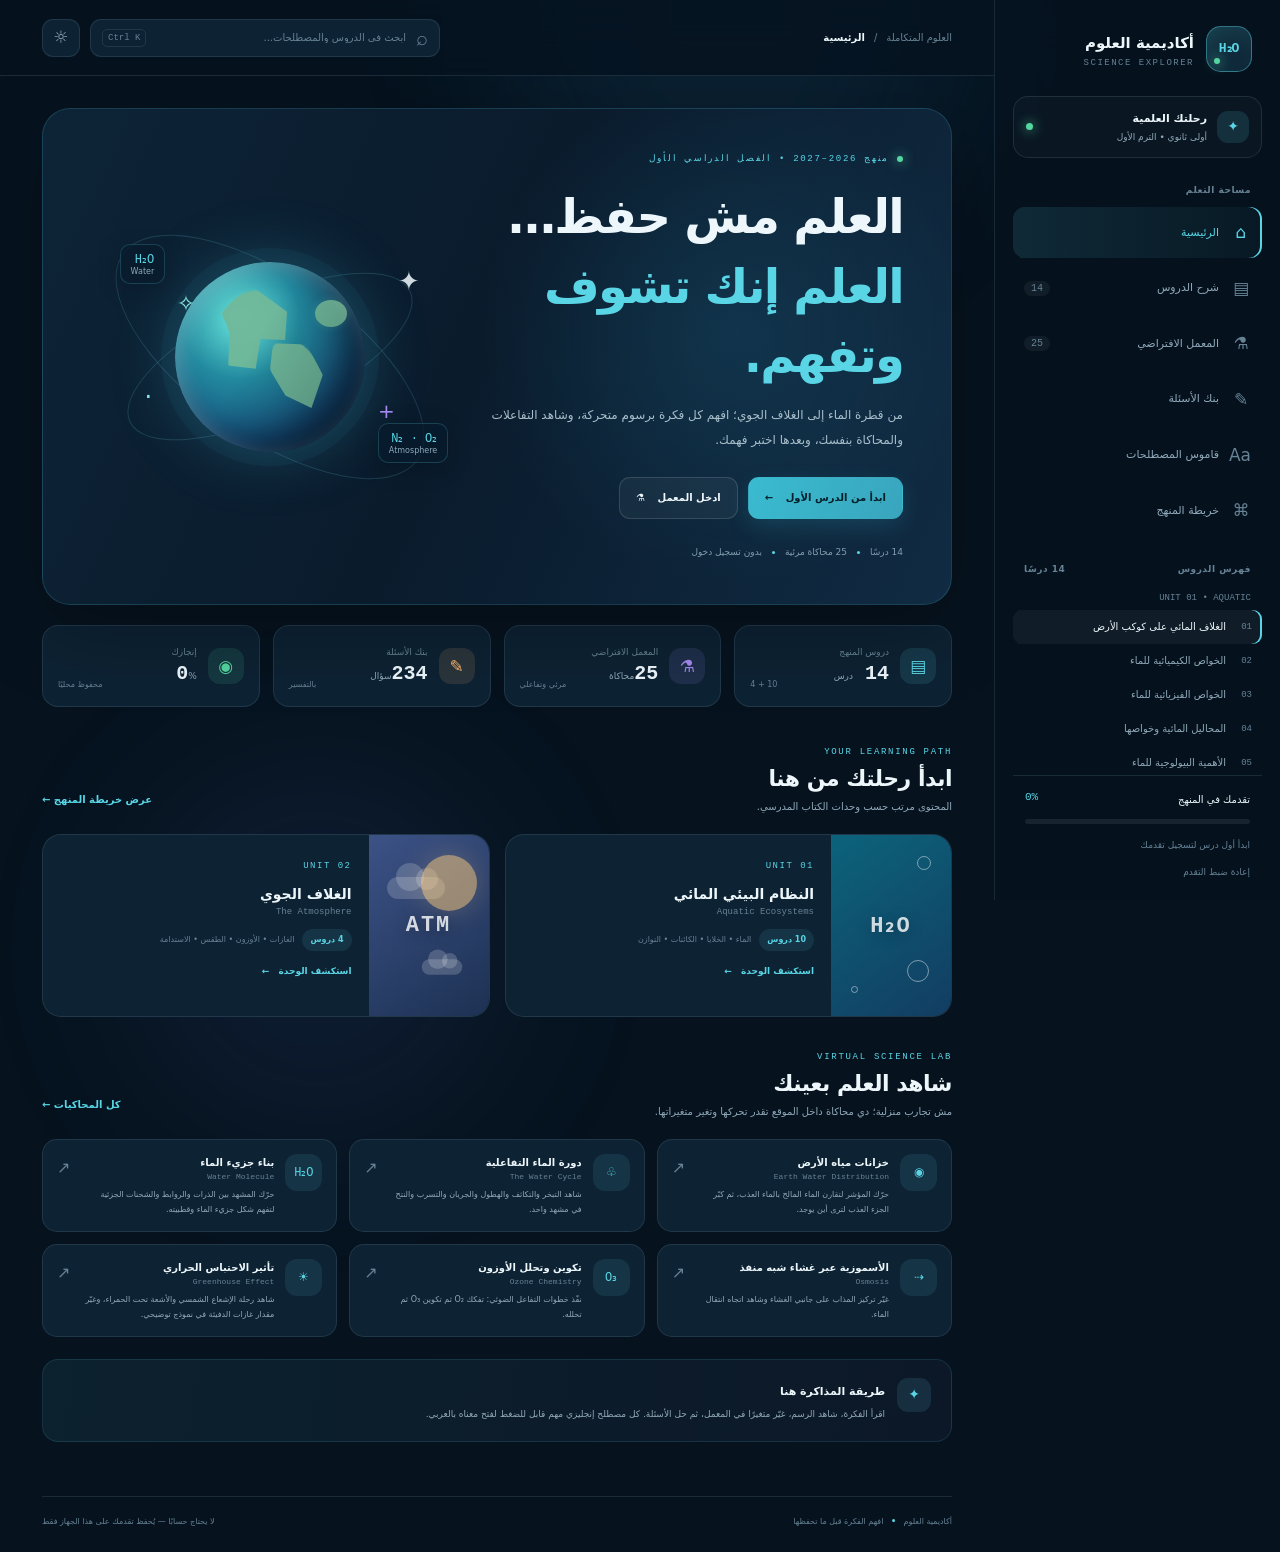
<file: index.html>
<!doctype html>
<html lang="ar" dir="rtl">
<head>
  <meta charset="utf-8">
  <meta name="viewport" content="width=device-width, initial-scale=1">
  <meta name="theme-color" content="#071b2a">
  <meta name="description" content="منصة مختبر العلوم التفاعلية لشرح منهج العلوم المتكاملة للصف الأول الثانوي — الترم الأول 2026–2027.">
  <title>أكاديمية العلوم | مختبر العلوم المتكاملة</title>
  <link rel="icon" href="data:image/svg+xml,%3Csvg xmlns='http://www.w3.org/2000/svg' viewBox='0 0 100 100'%3E%3Ctext y='.9em' font-size='85'%3E%F0%9F%A7%AA%3C/text%3E%3C/svg%3E">
  <link rel="stylesheet" href="style.css">
</head>
<body>
  <div class="ambient ambient-one"></div>
  <div class="ambient ambient-two"></div>
  <div class="app-shell">
    <aside class="sidebar" id="sidebar">
      <div class="brand-lockup">
        <div class="brand-symbol"><span>H₂O</span><i></i></div>
        <div class="brand-name"><strong>أكاديمية العلوم</strong><small>SCIENCE EXPLORER</small></div>
      </div>
      <div class="student-card">
        <div class="student-avatar">✦</div>
        <div><strong>رحلتك العلمية</strong><small>أولى ثانوي • الترم الأول</small></div>
        <span class="offline-dot" title="يعمل بدون حساب"></span>
      </div>
      <div class="nav-caption">مساحة التعلم</div>
      <nav class="main-nav" aria-label="القائمة الرئيسية">
        <button class="nav-button active" data-view="home"><span class="nav-glyph">⌂</span><span>الرئيسية</span></button>
        <button class="nav-button" data-view="lessons"><span class="nav-glyph">▤</span><span>شرح الدروس</span><b>14</b></button>
        <button class="nav-button" data-view="lab"><span class="nav-glyph">⚗</span><span>المعمل الافتراضي</span><b id="nav-labs-count">25</b></button>
        <button class="nav-button" data-view="quiz"><span class="nav-glyph">✎</span><span>بنك الأسئلة</span></button>
        <button class="nav-button" data-view="glossary"><span class="nav-glyph">Aa</span><span>قاموس المصطلحات</span></button>
        <button class="nav-button" data-view="map"><span class="nav-glyph">⌘</span><span>خريطة المنهج</span></button>
      </nav>
      <div class="nav-caption lesson-caption"><span>فهرس الدروس</span><span class="caption-count">14 درسًا</span></div>
      <div class="lesson-tree" id="lesson-tree"></div>
      <div class="sidebar-bottom">
        <div class="sidebar-progress-head"><span>تقدمك في المنهج</span><b id="sidebar-percent">0%</b></div>
        <div class="progress-track"><i id="sidebar-progress-bar"></i></div>
        <small id="sidebar-progress-text">ابدأ أول درس لتسجيل تقدمك</small>
        <button class="reset-progress" id="reset-progress">إعادة ضبط التقدم</button>
      </div>
    </aside>

    <main class="main-area">
      <header class="topbar">
        <button class="mobile-menu icon-btn" id="mobile-menu" aria-label="فتح القائمة">☰</button>
        <div class="breadcrumb"><span>العلوم المتكاملة</span><b>/</b><strong id="breadcrumb-current">الرئيسية</strong></div>
        <div class="topbar-actions">
          <label class="global-search"><span>⌕</span><input id="global-search" type="search" placeholder="ابحث في الدروس والمصطلحات..." autocomplete="off"><kbd>Ctrl K</kbd></label>
          <button class="icon-btn theme-btn" id="theme-toggle" title="تغيير الألوان" aria-label="تغيير الألوان">☼</button>
        </div>
      </header>

      <section class="view active" id="view-home">
        <div class="hero-card">
          <div class="hero-copy">
            <div class="eyebrow"><i></i> منهج 2026–2027 • الفصل الدراسي الأول</div>
            <h1>العلم مش حفظ…<br><em>العلم إنك تشوف وتفهم.</em></h1>
            <p>من قطرة الماء إلى الغلاف الجوي؛ افهم كل فكرة برسوم متحركة، وشاهد التفاعلات والمحاكاة بنفسك، وبعدها اختبر فهمك.</p>
            <div class="hero-buttons"><button class="btn-primary" id="start-learning">ابدأ من الدرس الأول <span>←</span></button><button class="btn-secondary" data-view="lab">ادخل المعمل <span>⚗</span></button></div>
            <div class="hero-foot"><span>14 درسًا</span><i></i><span>25 محاكاة مرئية</span><i></i><span>بدون تسجيل دخول</span></div>
          </div>
          <div class="hero-scene" aria-label="رسم لكوكب الأرض والغلاف الجوي">
            <div class="scene-orbit orbit-a"></div><div class="scene-orbit orbit-b"></div>
            <div class="planet-earth"><span class="continent continent-a"></span><span class="continent continent-b"></span><span class="continent continent-c"></span><i class="earth-glow"></i></div>
            <div class="scene-moon">✦</div><div class="scene-label label-h2o">H₂O <small>Water</small></div><div class="scene-label label-air">N₂ · O₂ <small>Atmosphere</small></div>
            <div class="scene-particle p-one">✧</div><div class="scene-particle p-two">+</div><div class="scene-particle p-three">·</div>
          </div>
        </div>

        <div class="stats-grid">
          <article class="stat-tile"><span class="stat-icon cyan">▤</span><div><small>دروس المنهج</small><strong>14 <i>درس</i></strong></div><b>10 + 4</b></article>
          <article class="stat-tile"><span class="stat-icon purple">⚗</span><div><small>المعمل الافتراضي</small><strong id="stat-labs">25 <i>محاكاة</i></strong></div><b>مرئي وتفاعلي</b></article>
          <article class="stat-tile"><span class="stat-icon orange">✎</span><div><small>بنك الأسئلة</small><strong id="stat-questions">234 <i>سؤال</i></strong></div><b>بالتفسير</b></article>
          <article class="stat-tile"><span class="stat-icon green">◉</span><div><small>إنجازك</small><strong id="stat-progress">0<i>%</i></strong></div><b>محفوظ محليًا</b></article>
        </div>

        <div class="home-section-head"><div><div class="section-overline">YOUR LEARNING PATH</div><h2>ابدأ رحلتك من هنا</h2><p>المحتوى مرتب حسب وحدات الكتاب المدرسي.</p></div><button class="text-link" data-view="map">عرض خريطة المنهج ←</button></div>
        <div class="unit-cards">
          <article class="unit-card unit-water"><div class="unit-art"><span>H₂O</span><i class="bubble b1"></i><i class="bubble b2"></i><i class="bubble b3"></i></div><div class="unit-card-copy"><span class="unit-number">UNIT 01</span><h3>النظام البيئي المائي</h3><p>Aquatic Ecosystems</p><div class="unit-meta"><b>10 دروس</b><span>الماء • الخلايا • الكائنات • التوازن</span></div><button data-unit="1">استكشف الوحدة <span>←</span></button></div></article>
          <article class="unit-card unit-atmosphere"><div class="unit-art"><span>ATM</span><i class="cloud cloud-a"></i><i class="cloud cloud-b"></i><i class="sun-disc"></i></div><div class="unit-card-copy"><span class="unit-number">UNIT 02</span><h3>الغلاف الجوي</h3><p>The Atmosphere</p><div class="unit-meta"><b>4 دروس</b><span>الغازات • الأوزون • الطقس • الاستدامة</span></div><button data-unit="2">استكشف الوحدة <span>←</span></button></div></article>
        </div>

        <div class="home-section-head"><div><div class="section-overline">VIRTUAL SCIENCE LAB</div><h2>شاهد العلم بعينك</h2><p>مش تجارب منزلية؛ دي محاكاة داخل الموقع تقدر تحركها وتغير متغيراتها.</p></div><button class="text-link" data-view="lab">كل المحاكيات ←</button></div>
        <div class="featured-labs" id="featured-labs"></div>
        <div class="study-note"><div class="note-icon">✦</div><div><strong>طريقة المذاكرة هنا</strong><p>اقرأ الفكرة، شاهد الرسم، غيّر متغيرًا في المعمل، ثم حل الأسئلة. كل مصطلح إنجليزي مهم قابل للضغط لفتح معناه بالعربي.</p></div></div>
      </section>

      <section class="view" id="view-lessons">
        <div class="page-heading"><div><div class="section-overline">LESSON LIBRARY</div><h1>شرح الدروس بالتفصيل</h1><p>شرح منظم من الصفر: الفكرة، لماذا تحدث، مثال، رسم توضيحي، ثم أسئلة تثبت الفهم.</p></div><div class="page-heading-side"><span class="soft-pill">الترم الأول 2026–2027</span><span class="soft-pill">عربي + English</span></div></div>
        <div class="lesson-browser" id="lesson-browser"></div>
        <article class="lesson-reader" id="lesson-reader"></article>
      </section>

      <section class="view" id="view-lab">
        <div class="page-heading"><div><div class="section-overline">INTERACTIVE SCIENCE LAB</div><h1>المعمل الافتراضي</h1><p>غيّر درجة الحرارة أو العمق أو التركيز وشاهد النتيجة فورًا. كل نموذج يشرح علاقته بالمنهج.</p></div><span class="soft-pill live-pill"><i></i> المحاكاة تعمل مباشرة</span></div>
        <div class="lab-layout"><aside class="lab-library" id="lab-library"></aside><article class="lab-reader" id="lab-reader"></article></div>
      </section>

      <section class="view" id="view-quiz">
        <div class="page-heading"><div><div class="section-overline">QUESTION BANK</div><h1>بنك الأسئلة والتدريب</h1><p>أسئلة فهم وتطبيق ومسائل قصيرة، ومع كل إجابة تفسير يوضح السبب.</p></div><span class="soft-pill" id="question-total">200+ سؤال</span></div>
        <div class="quiz-setup" id="quiz-setup">
          <div class="setup-field"><label for="quiz-unit">الوحدة</label><select id="quiz-unit"><option value="all">المنهج كله</option><option value="1">الوحدة الأولى: النظام البيئي المائي</option><option value="2">الوحدة الثانية: الغلاف الجوي</option></select></div>
          <div class="setup-field"><label for="quiz-lesson">الدرس</label><select id="quiz-lesson"><option value="all">كل دروس الوحدة</option></select></div>
          <div class="setup-field"><label for="quiz-count-select">عدد الأسئلة</label><select id="quiz-count-select"><option value="10">10 أسئلة</option><option value="15" selected>15 سؤالًا</option><option value="20">20 سؤالًا</option><option value="30">30 سؤالًا</option></select></div>
          <button class="btn-primary" id="begin-quiz">ابدأ الاختبار <span>←</span></button>
        </div>
        <div class="quiz-session" id="quiz-session" hidden></div>
      </section>

      <section class="view" id="view-glossary">
        <div class="page-heading"><div><div class="section-overline">SCIENCE GLOSSARY</div><h1>قاموس المصطلحات</h1><p>اكتب المصطلح بالعربي أو الإنجليزي. افتح أي كلمة لفهم معناها وسياق استخدامها.</p></div><span class="soft-pill" id="glossary-count">0 مصطلح</span></div>
        <label class="glossary-search"><span>⌕</span><input id="glossary-search" type="search" placeholder="مثال: Osmosis أو الخاصية الأسموزية..."></label>
        <div class="glossary-grid" id="glossary-grid"></div>
      </section>

      <section class="view" id="view-map">
        <div class="page-heading"><div><div class="section-overline">COMPLETE CURRICULUM</div><h1>خريطة المنهج</h1><p>الفهرس مقسّم بحسب ترتيب دروس العلوم المتكاملة للصف الأول الثانوي.</p></div><span class="soft-pill">14 / 14 درسًا</span></div>
        <div class="curriculum-banner"><div><span>01</span><strong>النظام البيئي المائي</strong><small>Aquatic Ecosystems • 10 دروس</small></div><div class="banner-wave">≈</div><div><span>02</span><strong>الغلاف الجوي</strong><small>The Atmosphere • 4 دروس</small></div></div>
        <div class="curriculum-grid" id="curriculum-grid"></div>
        <div class="reference-panel"><div class="reference-title"><span>⌑</span><div><strong>المراجع العلمية والتعليمية</strong><small>صياغة الشرح أصلية، والمراجع التالية للمطابقة والمراجعة الإضافية.</small></div></div><div class="reference-links" id="reference-links"></div><p class="reference-disclaimer">الموقع أداة شرح ومراجعة مستقلة، وليس موقعًا تابعًا لوزارة التربية والتعليم أو لأي ناشر تجاري. قد تختلف بعض القيم التقريبية بين المراجع العلمية بسبب اختلاف طريقة تصنيف خزانات الماء أو ظروف القياس؛ ويُذكر داخل الدرس الرقم المستخدم في سياق المنهج مع توضيح المقصود به.</p></div>
      </section>

      <footer class="site-footer"><span>أكاديمية العلوم <b>•</b> افهم الفكرة قبل ما تحفظها</span><span>لا يحتاج حسابًا — يُحفظ تقدمك على هذا الجهاز فقط</span></footer>
    </main>
  </div>

  <dialog class="term-modal" id="term-modal"><button class="modal-close" id="close-term" aria-label="إغلاق">×</button><div class="modal-kicker">SCIENCE TERM</div><h2 id="term-en"></h2><h3 id="term-ar"></h3><p id="term-description"></p><div class="modal-example" id="term-example"></div></dialog>
  <div class="toast" id="toast" role="status" aria-live="polite"></div>

  <script src="lessons.js"></script>
  <script src="experiments.js"></script>
  <script src="app.js"></script>
</body>
</html>
</file>
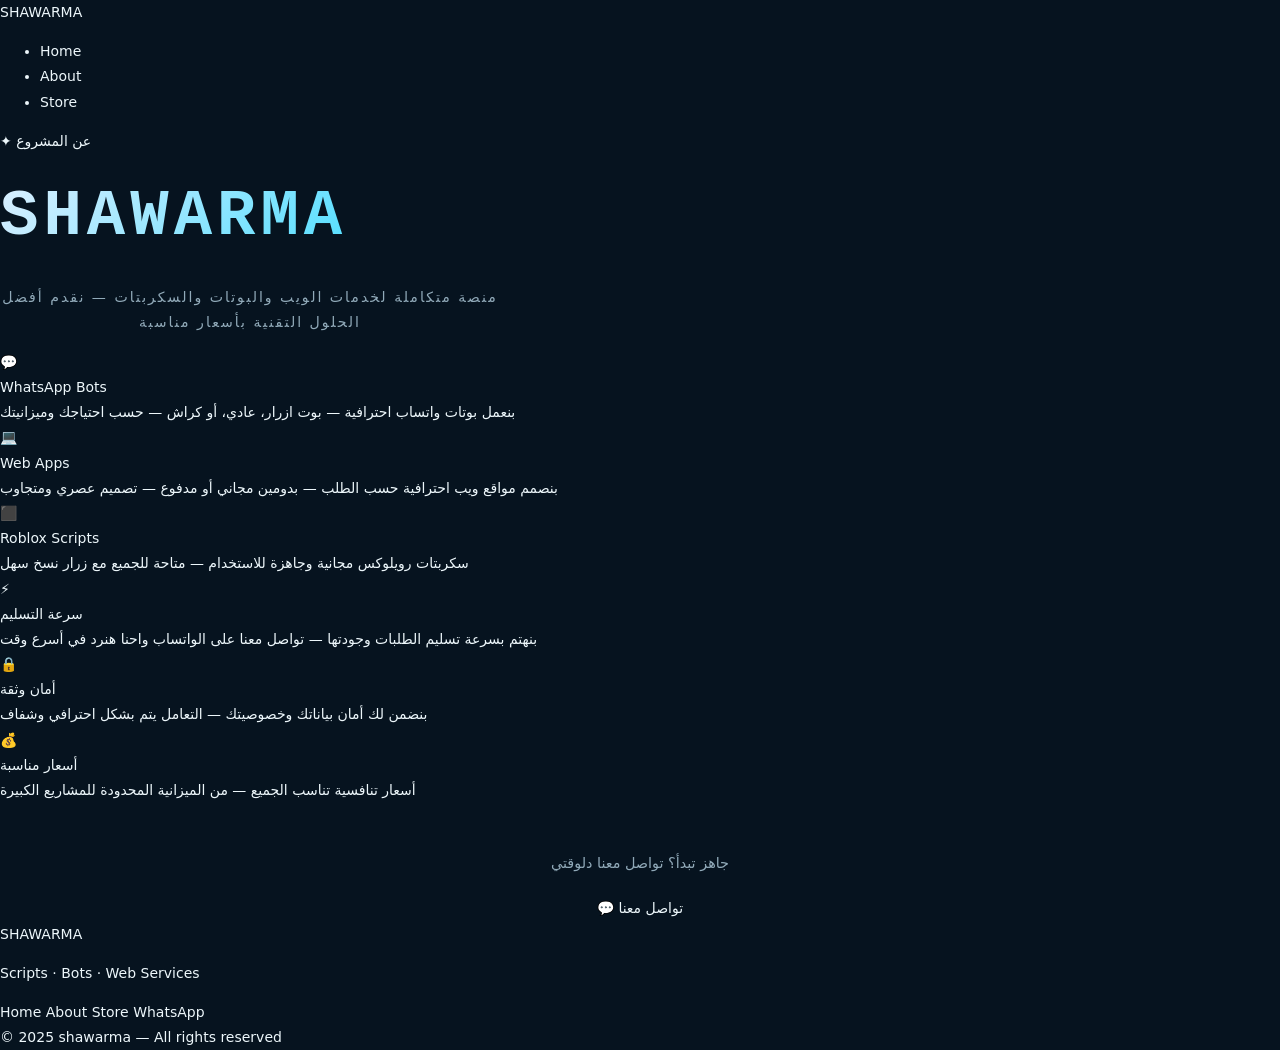
<file: about.html>
<!DOCTYPE html>
  <html lang="ar">
  <head>
    <meta charset="UTF-8"/>
    <meta name="viewport" content="width=device-width,initial-scale=1.0"/>
    <title>About — SHAWARMA</title>
    <link rel="stylesheet" href="./style.css"/>
  </head>
  <body>
  <nav>
    <a class="logo" href="./index.html">SHAWARMA</a>
    <ul class="nav-links">
      <li><a href="./index.html">Home</a></li>
      <li><a href="./about.html">About</a></li>
      <li><a href="./store.html">Store</a></li>
    </ul>
  </nav>
  <div class="page-hero">
    <div class="grid-bg"></div>
    <span class="hero-tag">✦ عن المشروع</span>
    <h1 style="font-family:'Orbitron',monospace;font-size:clamp(2rem,7vw,4rem);font-weight:900;letter-spacing:5px;background:linear-gradient(135deg,#e2f0ff,#00d4ff,#7c3aed);-webkit-background-clip:text;-webkit-text-fill-color:transparent;background-clip:text;margin:.4rem 0">SHAWARMA</h1>
    <p style="color:var(--muted);letter-spacing:2px;font-size:.88rem;max-width:500px;line-height:1.8;margin-top:.6rem;direction:rtl;text-align:center">منصة متكاملة لخدمات الويب والبوتات والسكربتات — نقدم أفضل الحلول التقنية بأسعار مناسبة</p>
  </div>

  <div class="section">
    <div class="about-grid">
      <div class="about-card">
        <span class="about-icon">💬</span>
        <div class="about-card-title">WhatsApp Bots</div>
        <div class="about-card-text">بنعمل بوتات واتساب احترافية — بوت ازرار، عادي، أو كراش — حسب احتياجك وميزانيتك</div>
      </div>
      <div class="about-card">
        <span class="about-icon">💻</span>
        <div class="about-card-title">Web Apps</div>
        <div class="about-card-text">بنصمم مواقع ويب احترافية حسب الطلب — بدومين مجاني أو مدفوع — تصميم عصري ومتجاوب</div>
      </div>
      <div class="about-card">
        <span class="about-icon">⬛</span>
        <div class="about-card-title">Roblox Scripts</div>
        <div class="about-card-text">سكربتات رويلوكس مجانية وجاهزة للاستخدام — متاحة للجميع مع زرار نسخ سهل</div>
      </div>
      <div class="about-card">
        <span class="about-icon">⚡</span>
        <div class="about-card-title">سرعة التسليم</div>
        <div class="about-card-text">بنهتم بسرعة تسليم الطلبات وجودتها — تواصل معنا على الواتساب واحنا هنرد في أسرع وقت</div>
      </div>
      <div class="about-card">
        <span class="about-icon">🔒</span>
        <div class="about-card-title">أمان وثقة</div>
        <div class="about-card-text">بنضمن لك أمان بياناتك وخصوصيتك — التعامل يتم بشكل احترافي وشفاف</div>
      </div>
      <div class="about-card">
        <span class="about-icon">💰</span>
        <div class="about-card-title">أسعار مناسبة</div>
        <div class="about-card-text">أسعار تنافسية تناسب الجميع — من الميزانية المحدودة للمشاريع الكبيرة</div>
      </div>
    </div>
    <div style="text-align:center;margin-top:3rem">
      <p style="color:var(--muted);margin-bottom:1.2rem;font-size:.9rem">جاهز تبدأ؟ تواصل معنا دلوقتي</p>
      <a href="https://wa.me/201550680822" target="_blank" class="btn btn-neon">💬 تواصل معنا</a>
    </div>
  </div>
  <footer>
    <div class="footer-logo">SHAWARMA</div>
    <p class="footer-sub">Scripts · Bots · Web Services</p>
    <div class="footer-links">
      <a href="./index.html">Home</a>
      <a href="./about.html">About</a>
      <a href="./store.html">Store</a>
      <a href="https://wa.me/201550680822" target="_blank">WhatsApp</a>
    </div>
    <div class="footer-copy">© 2025 shawarma — All rights reserved</div>
  </footer>
  <script src="./main.js"></script>
  </body>
  </html>
</file>
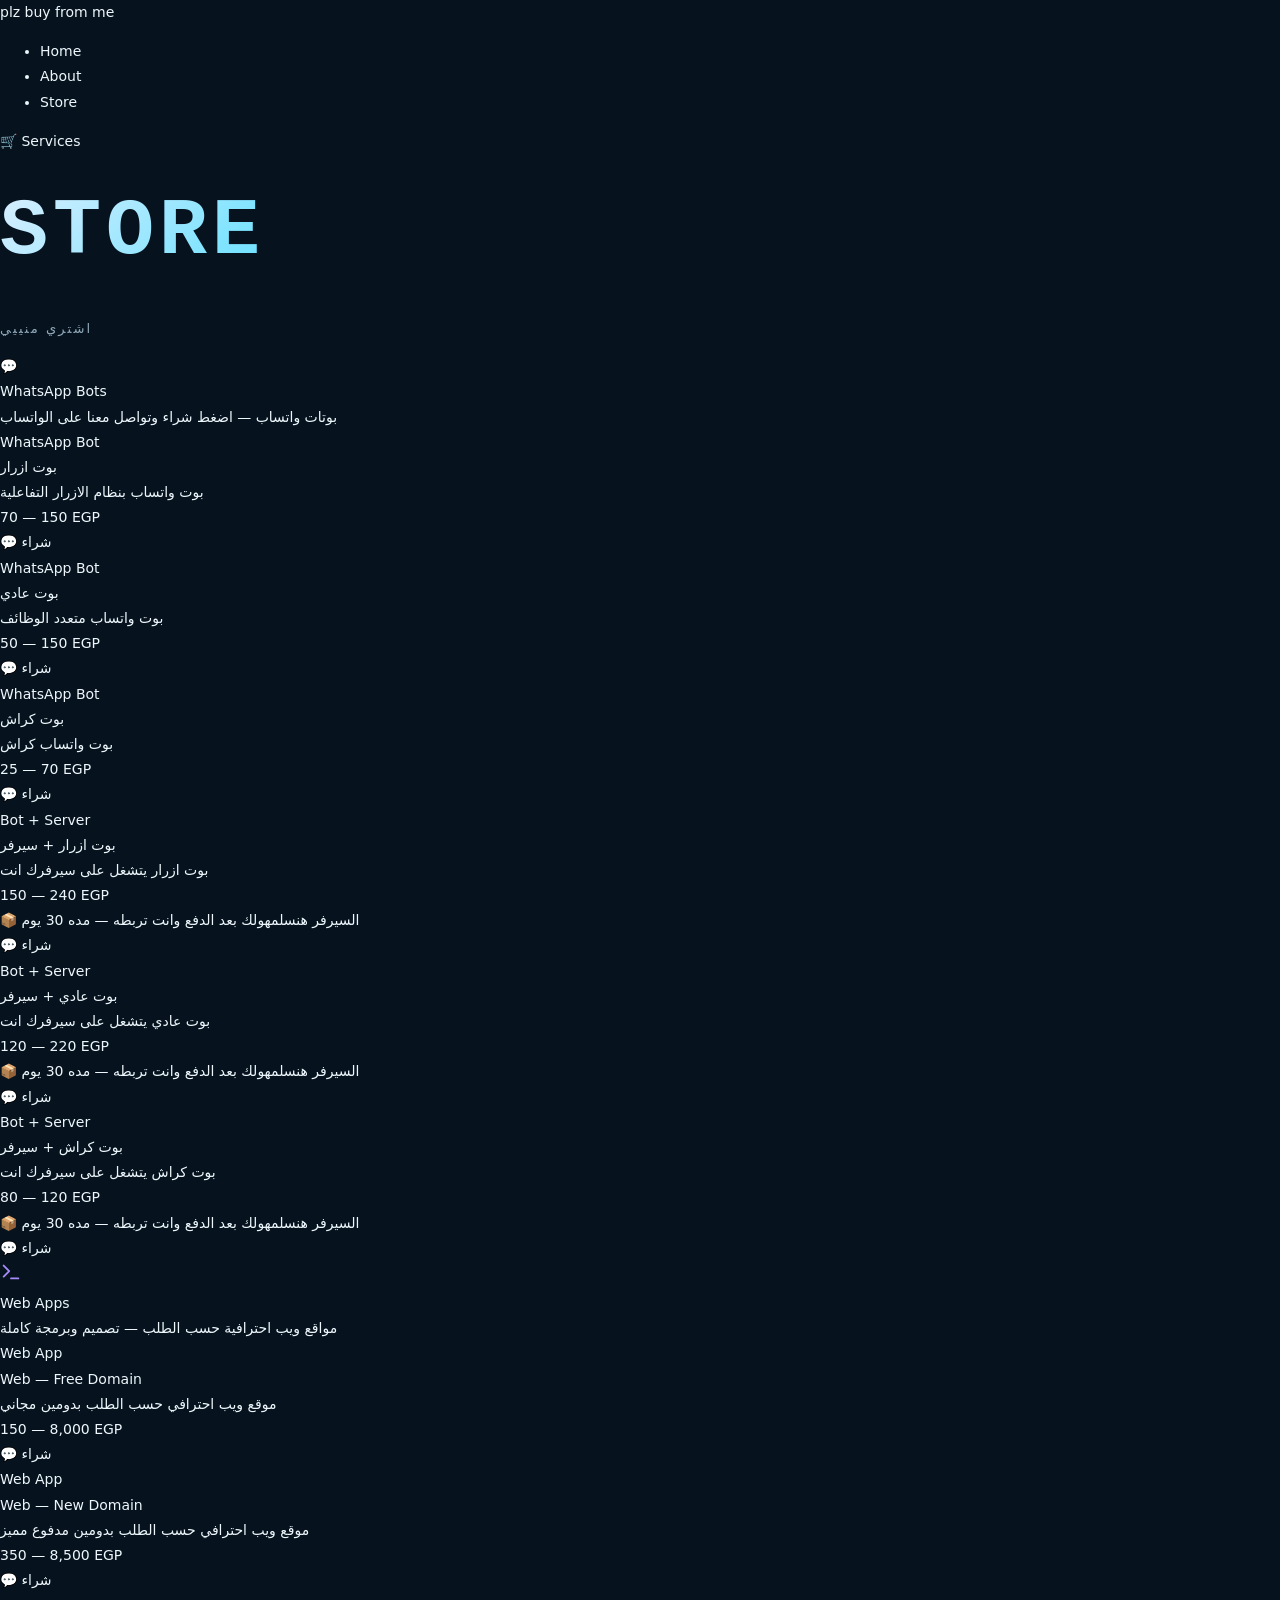
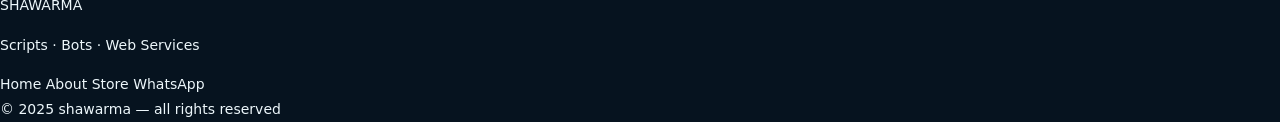
<file: store.html>
<!DOCTYPE html>
  <html lang="ar">
  <head>
    <meta charset="UTF-8"/>
    <meta name="viewport" content="width=device-width,initial-scale=1.0"/>
    <title>Store — SHAWARMA</title>
    <link rel="stylesheet" href="./style.css"/>
  </head>
  <body>
  <nav>
    <a class="logo" href="./index.html">plz buy from me</a>
    <ul class="nav-links">
      <li><a href="./index.html">Home</a></li>
      <li><a href="./about.html">About</a></li>
      <li><a href="./store.html">Store</a></li>
    </ul>
  </nav>
  <div class="page-hero">
    <div class="grid-bg"></div>
    <span class="hero-tag">🛒 Services</span>
    <h1 style="font-family:'Orbitron',monospace;font-size:clamp(2rem,7vw,5rem);font-weight:900;letter-spacing:5px;background:linear-gradient(135deg,#e2f0ff,#00d4ff,#7c3aed);-webkit-background-clip:text;-webkit-text-fill-color:transparent;background-clip:text;margin:.4rem 0">STORE</h1>
    <p style="color:var(--muted);letter-spacing:2px;font-size:.82rem;text-transform:uppercase">اشتري منييي</p>
  </div>

  <div class="section">

    <!-- WhatsApp Bots -->
    <div class="cat">
      <div class="cat-head">
        <div class="cat-icon icon-wa">💬</div>
        <div>
          <div class="cat-title">WhatsApp Bots</div>
          <div class="cat-desc">بوتات واتساب — اضغط شراء وتواصل معنا على الواتساب</div>
        </div>
      </div>
      <div class="grid">

        <div class="card wa-card">
          <span class="badge badge-wa">WhatsApp Bot</span>
          <div class="card-title">بوت ازرار</div>
          <div class="card-desc">بوت واتساب بنظام الازرار التفاعلية</div>
          <div class="price price-wa">70 — 150 EGP</div>
          <a href="https://wa.me/201550680822?text=عايز%20بوت%20ازرار" target="_blank" class="btn btn-wa">💬 شراء</a>
        </div>

        <div class="card wa-card">
          <span class="badge badge-wa">WhatsApp Bot</span>
          <div class="card-title">بوت عادي</div>
          <div class="card-desc">بوت واتساب متعدد الوظائف</div>
          <div class="price price-wa">50 — 150 EGP</div>
          <a href="https://wa.me/201550680822?text=عايز%20بوت%20عادي" target="_blank" class="btn btn-wa">💬 شراء</a>
        </div>

        <div class="card wa-card">
          <span class="badge badge-wa">WhatsApp Bot</span>
          <div class="card-title">بوت كراش</div>
          <div class="card-desc">بوت واتساب كراش</div>
          <div class="price price-wa">25 — 70 EGP</div>
          <a href="https://wa.me/201550680822?text=عايز%20بوت%20كراش" target="_blank" class="btn btn-wa">💬 شراء</a>
        </div>

        <div class="card wa-card">
          <span class="badge badge-wa">Bot + Server</span>
          <div class="card-title">بوت ازرار + سيرفر</div>
          <div class="card-desc">بوت ازرار يتشغل على سيرفرك انت</div>
          <div class="price price-wa">150 — 240 EGP</div>
          <div class="note-warn">📦 السيرفر هنسلمهولك بعد الدفع وانت تربطه — مده 30 يوم</div>
          <a href="https://wa.me/201550680822?text=عايز%20بوت%20ازرار%20+%20سيرفر" target="_blank" class="btn btn-wa">💬 شراء</a>
        </div>

        <div class="card wa-card">
          <span class="badge badge-wa">Bot + Server</span>
          <div class="card-title">بوت عادي + سيرفر</div>
          <div class="card-desc">بوت عادي يتشغل على سيرفرك انت</div>
          <div class="price price-wa">120 — 220 EGP</div>
          <div class="note-warn">📦 السيرفر هنسلمهولك بعد الدفع وانت تربطه — مده 30 يوم</div>
          <a href="https://wa.me/201550680822?text=عايز%20بوت%20عادي%20+%20سيرفر" target="_blank" class="btn btn-wa">💬 شراء</a>
        </div>

        <div class="card wa-card">
          <span class="badge badge-wa">Bot + Server</span>
          <div class="card-title">بوت كراش + سيرفر</div>
          <div class="card-desc">بوت كراش يتشغل على سيرفرك انت</div>
          <div class="price price-wa">80 — 120 EGP</div>
          <div class="note-warn">📦 السيرفر هنسلمهولك بعد الدفع وانت تربطه — مده 30 يوم</div>
          <a href="https://wa.me/201550680822?text=عايز%20بوت%20كراش%20+%20سيرفر" target="_blank" class="btn btn-wa">💬 شراء</a>
        </div>

      </div>
    </div>

    <!-- Web Apps -->
    <div class="cat">
      <div class="cat-head">
        <div class="cat-icon icon-web">
          <svg width="22" height="22" viewBox="0 0 24 24" fill="none" stroke="#a78bfa" stroke-width="2" stroke-linecap="round" stroke-linejoin="round"><polyline points="4 17 10 11 4 5"/><line x1="12" y1="19" x2="20" y2="19"/></svg>
        </div>
        <div>
          <div class="cat-title">Web Apps</div>
          <div class="cat-desc">مواقع ويب احترافية حسب الطلب — تصميم وبرمجة كاملة</div>
        </div>
      </div>
      <div class="grid">

        <div class="card web-card">
          <span class="badge badge-web">Web App</span>
          <div class="card-title">Web — Free Domain</div>
          <div class="card-desc">موقع ويب احترافي حسب الطلب بدومين مجاني</div>
          <div class="price price-web">150 — 8,000 EGP</div>
          <a href="https://wa.me/201550680822?text=عايز%20موقع%20ويب%20بدومين%20مجاني" target="_blank" class="btn btn-purple">💬 شراء</a>
        </div>

        <div class="card web-card">
          <span class="badge badge-web">Web App</span>
          <div class="card-title">Web — New Domain</div>
          <div class="card-desc">موقع ويب احترافي حسب الطلب بدومين مدفوع مميز</div>
          <div class="price price-web">350 — 8,500 EGP</div>
          <a href="https://wa.me/201550680822?text=عايز%20موقع%20ويب%20بدومين%20مدفوع" target="_blank" class="btn btn-purple">💬 شراء</a>
        </div>

      </div>
    </div>

  </div>
  <footer>
    <div class="footer-logo">SHAWARMA</div>
    <p class="footer-sub">Scripts · Bots · Web Services</p>
    <div class="footer-links">
      <a href="./index.html">Home</a>
      <a href="./about.html">About</a>
      <a href="./store.html">Store</a>
      <a href="https://wa.me/201550680822" target="_blank">WhatsApp</a>
    </div>
    <div class="footer-copy">© 2025 shawarma — all rights reserved</div>
  </footer>
  <script src="./main.js"></script>
  </body>
  </html>
</file>
<file: style.css>
:root {
  --bg:#06131f;
  --bg-soft:#091b2a;
  --panel:#0d2233;
  --panel-2:#102a3e;
  --panel-3:#153449;
  --line:rgba(169,210,231,.12);
  --line-strong:rgba(169,210,231,.22);
  --text:#edf7fb;
  --muted:#91aab9;
  --muted-2:#668294;
  --cyan:#59d5e5;
  --cyan-2:#2ba9c0;
  --blue:#4589de;
  --purple:#a68af2;
  --green:#54d6a0;
  --orange:#ffbb70;
  --red:#ff7c83;
  --shadow:0 24px 80px rgba(0,0,0,.28);
  --radius:22px;
  --font:'Alexandria',system-ui,sans-serif;
  --mono:'IBM Plex Mono',monospace;
  color-scheme:dark
}
:root[data-theme="light"] {
  --bg:#edf5f8;
  --bg-soft:#e8f1f5;
  --panel:#fff;
  --panel-2:#f4f9fb;
  --panel-3:#e9f2f6;
  --line:rgba(28,70,91,.12);
  --line-strong:rgba(28,70,91,.22);
  --text:#102b3a;
  --muted:#526d7c;
  --muted-2:#748c99;
  --cyan:#0d9db5;
  --cyan-2:#13869b;
  --blue:#3476be;
  --purple:#755ac7;
  --green:#16875e;
  --orange:#bb6d20;
  --red:#c44e55;
  --shadow:0 24px 80px rgba(28,62,80,.11);
  color-scheme:light
}
* {
  box-sizing:border-box
}
html {
  scroll-behavior:smooth
}
body {
  margin:0;
  background:var(--bg);
  color:var(--text);
  font-family:var(--font);
  font-size:14px;
  line-height:1.8;
  min-height:100vh;
  overflow-x:hidden
}
button,input,select {
  font:inherit
}
button {
  cursor:pointer
}
a {
  color:inherit;
  text-decoration:none
}
.ambient {
  position:fixed;
  z-index:-1;
  pointer-events:none;
  border-radius:50%;
  filter:blur(80px);
  opacity:.15
}
.ambient-one {
  width:460px;
  height:460px;
  top:-210px;
  right:25%;
  background:#236c9b
}
.ambient-two {
  width:380px;
  height:380px;
  bottom:-240px;
  left:10%;
  background:#3b4f91
}
.app-shell {
  min-height:100vh
}
.sidebar {
  position:fixed;
  z-index:20;
  right:0;
  top:0;
  bottom:0;
  width:286px;
  padding:26px 18px 20px;
  background:rgba(6,19,31,.91);
  border-left:1px solid var(--line);
  backdrop-filter:blur(24px);
  display:flex;
  flex-direction:column;
  overflow-y:auto
}
.brand-lockup {
  display:flex;
  align-items:center;
  gap:12px;
  padding:0 10px 24px
}
.brand-symbol {
  width:46px;
  height:46px;
  border:1px solid rgba(89,213,229,.45);
  background:linear-gradient(145deg,rgba(89,213,229,.2),rgba(69,137,222,.1));
  border-radius:15px;
  display:grid;
  place-items:center;
  position:relative;
  color:var(--cyan);
  font-family:var(--mono);
  font-weight:600;
  font-size:13px;
  box-shadow:inset 0 0 25px rgba(89,213,229,.08)
}
.brand-symbol i {
  position:absolute;
  width:6px;
  height:6px;
  border-radius:50%;
  background:var(--green);
  bottom:7px;
  left:7px;
  box-shadow:0 0 12px var(--green)
}
.brand-name {
  display:flex;
  flex-direction:column;
  gap:1px
}
.brand-name strong {
  font-size:15px;
  font-weight:700
}
.brand-name small {
  font:9px var(--mono);
  letter-spacing:1.5px;
  color:var(--muted-2)
}
.student-card {
  display:flex;
  align-items:center;
  gap:10px;
  padding:12px 12px;
  border:1px solid var(--line);
  background:rgba(255,255,255,.025);
  border-radius:15px;
  margin-bottom:24px
}
.student-avatar {
  width:32px;
  height:32px;
  border-radius:11px;
  background:rgba(89,213,229,.13);
  display:grid;
  place-items:center;
  color:var(--cyan)
}
.student-card>div:nth-child(2) {
  display:flex;
  flex-direction:column;
  flex:1;
  min-width:0
}
.student-card strong {
  font-size:11px
}
.student-card small {
  font-size:9px;
  color:var(--muted)
}
.offline-dot {
  width:7px;
  height:7px;
  background:var(--green);
  border-radius:50%;
  box-shadow:0 0 12px var(--green)
}
.nav-caption {
  font-size:9px;
  color:var(--muted-2);
  font-weight:600;
  padding:0 11px 9px;
  letter-spacing:.5px
}
.main-nav {
  display:grid;
  gap:5px
}
.nav-button {
  border:0;
  background:transparent;
  color:var(--muted);
  display:flex;
  align-items:center;
  gap:12px;
  padding:10px 11px;
  border-radius:12px;
  text-align:right;
  font-size:11px;
  transition:.2s
}
.nav-button:hover {
  background:rgba(255,255,255,.04);
  color:var(--text)
}
.nav-button.active {
  color:var(--cyan);
  background:linear-gradient(90deg,rgba(89,213,229,.12),rgba(89,213,229,.035));
  box-shadow:inset -2px 0 var(--cyan)
}
.nav-glyph {
  width:20px;
  text-align:center;
  font-size:17px;
  color:var(--muted-2)
}
.nav-button.active .nav-glyph {
  color:var(--cyan)
}
.nav-button b {
  margin-right:auto;
  font:10px var(--mono);
  color:var(--muted-2);
  background:rgba(255,255,255,.05);
  padding:2px 7px;
  border-radius:20px
}
.lesson-caption {
  margin-top:25px;
  display:flex;
  justify-content:space-between
}
.caption-count {
  color:var(--muted-2)
}
.lesson-tree {
  overflow-y:auto;
  min-height:90px;
  padding-bottom:12px
}
.tree-unit {
  margin-bottom:12px
}
.tree-unit-title {
  font:9px var(--mono);
  color:var(--muted-2);
  padding:7px 11px
}
.tree-lesson {
  width:100%;
  border:0;
  background:transparent;
  color:var(--muted);
  display:flex;
  align-items:center;
  gap:8px;
  padding:8px 10px;
  border-radius:9px;
  text-align:right;
  font-size:10px;
  transition:.18s
}
.tree-lesson:hover,.tree-lesson.selected {
  background:rgba(255,255,255,.045);
  color:var(--text)
}
.tree-lesson.selected {
  box-shadow:inset -2px 0 var(--cyan)
}
.tree-lesson>span {
  font:9px var(--mono);
  color:var(--muted-2);
  min-width:18px
}
.tree-lesson i {
  font-style:normal;
  overflow:hidden;
  white-space:nowrap;
  text-overflow:ellipsis;
  flex:1
}
.tree-lesson>b {
  color:var(--green);
  font-size:10px
}
.sidebar-bottom {
  margin-top:auto;
  padding:15px 12px 0;
  border-top:1px solid var(--line)
}
.sidebar-progress-head {
  display:flex;
  justify-content:space-between;
  font-size:10px
}
.sidebar-progress-head b {
  font:11px var(--mono);
  color:var(--cyan)
}
.progress-track {
  height:5px;
  background:rgba(255,255,255,.07);
  border-radius:20px;
  margin:10px 0 7px;
  overflow:hidden
}
.progress-track i {
  display:block;
  height:100%;
  width:0;
  background:linear-gradient(90deg,var(--cyan),var(--green));
  border-radius:20px;
  transition:.4s
}
.sidebar-bottom small {
  font-size:9px;
  color:var(--muted-2)
}
.reset-progress {
  display:block;
  border:0;
  background:none;
  color:var(--muted-2);
  font-size:9px;
  padding:8px 0 0
}
.reset-progress:hover {
  color:var(--red)
}
.main-area {
  margin-right:286px;
  min-height:100vh;
  padding:0 42px;
  max-width:1800px
}
.topbar {
  height:76px;
  display:flex;
  align-items:center;
  justify-content:space-between;
  border-bottom:1px solid var(--line);
  position:sticky;
  top:0;
  z-index:10;
  background:rgba(6,19,31,.78);
  backdrop-filter:blur(18px);
  margin:0 -42px;
  padding:0 42px
}
.breadcrumb {
  display:flex;
  align-items:center;
  gap:9px;
  color:var(--muted-2);
  font-size:10px
}
.breadcrumb b {
  font-weight:400;
  color:var(--muted-2)
}
.breadcrumb strong {
  color:var(--text);
  font-weight:600
}
.topbar-actions {
  display:flex;
  align-items:center;
  gap:10px
}
.global-search {
  width:min(350px,32vw);
  height:38px;
  border:1px solid var(--line);
  background:var(--panel);
  border-radius:11px;
  display:flex;
  align-items:center;
  padding:0 11px;
  gap:8px;
  color:var(--muted-2)
}
.global-search>span,.glossary-search>span {
  font-size:20px;
  line-height:1
}
.global-search input,.glossary-search input {
  border:0;
  outline:0;
  background:transparent;
  color:var(--text);
  min-width:0;
  flex:1;
  font-size:10px
}
.global-search input::placeholder,.glossary-search input::placeholder {
  color:var(--muted-2)
}
kbd {
  font:9px var(--mono);
  padding:3px 5px;
  border:1px solid var(--line);
  border-radius:5px;
  color:var(--muted-2);
  white-space:nowrap
}
.icon-btn {
  width:38px;
  height:38px;
  border:1px solid var(--line);
  background:var(--panel);
  color:var(--muted);
  border-radius:11px;
  font-size:17px;
  display:grid;
  place-items:center
}
.icon-btn:hover {
  color:var(--cyan);
  border-color:rgba(89,213,229,.4)
}
.mobile-menu {
  display:none
}
.view {
  display:none;
  padding:32px 0 54px;
  animation:fade-in .35s ease
}
.view.active {
  display:block
}
@keyframes fade-in {
  from {
    opacity:0;
    transform:translateY(6px)
  }
  to {
    opacity:1;
    transform:translateY(0)
  }
}
.hero-card {
  position:relative;
  overflow:hidden;
  min-height:350px;
  border-radius:28px;
  border:1px solid rgba(89,213,229,.17);
  background:radial-gradient(circle at 76% 45%,rgba(31,112,147,.24),transparent 34%),linear-gradient(115deg,#0d2437 0%,#0a1b2c 48%,#102b43 100%);
  display:grid;
  grid-template-columns:1.12fr .88fr;
  align-items:center;
  padding:44px 48px;
  box-shadow:var(--shadow)
}
.hero-copy {
  position:relative;
  z-index:2;
  max-width:690px
}
.eyebrow,.section-overline {
  color:var(--cyan);
  font:9px var(--mono);
  letter-spacing:1.7px
}
.eyebrow {
  display:flex;
  align-items:center;
  gap:8px
}
.eyebrow i,.live-pill i {
  width:6px;
  height:6px;
  background:var(--green);
  border-radius:50%;
  box-shadow:0 0 12px var(--green)
}
.hero-copy h1 {
  font-size:clamp(29px,4vw,48px);
  line-height:1.45;
  letter-spacing:-1.8px;
  margin:18px 0 12px;
  font-weight:800
}
.hero-copy h1 em {
  font-style:normal;
  color:var(--cyan)
}
.hero-copy>p {
  font-size:12px;
  line-height:2.1;
  color:#a9bfcb;
  max-width:510px;
  margin:0 0 24px
}
.hero-buttons {
  display:flex;
  gap:10px;
  flex-wrap:wrap
}
.btn-primary,.btn-secondary {
  border:1px solid transparent;
  border-radius:11px;
  padding:10px 16px;
  min-height:42px;
  font-size:10px;
  font-weight:600;
  transition:.2s
}
.btn-primary {
  background:linear-gradient(115deg,#3abbd0,#39a5bd);
  color:#04202b;
  box-shadow:0 8px 22px rgba(59,190,210,.16)
}
.btn-primary:hover {
  transform:translateY(-2px);
  box-shadow:0 12px 25px rgba(59,190,210,.25)
}
.btn-secondary {
  background:rgba(255,255,255,.045);
  border-color:rgba(255,255,255,.13);
  color:var(--text)
}
.btn-secondary:hover {
  border-color:rgba(89,213,229,.42);
  color:var(--cyan)
}
.btn-primary span,.btn-secondary span {
  margin-right:9px
}
.hero-foot {
  display:flex;
  align-items:center;
  gap:10px;
  margin-top:25px;
  color:#829eaf;
  font-size:9px
}
.hero-foot i {
  width:3px;
  height:3px;
  background:var(--cyan);
  border-radius:50%
}
.hero-scene {
  height:275px;
  position:relative;
  display:grid;
  place-items:center;
  isolation:isolate
}
.planet-earth {
  width:190px;
  height:190px;
  border-radius:50%;
  background:radial-gradient(circle at 34% 30%,#68e5db 0,#228a9f 33%,#164f7f 68%,#102e53 100%);
  box-shadow:inset -20px -14px 30px rgba(0,0,0,.4),0 0 0 14px rgba(70,176,206,.05),0 0 65px rgba(58,183,213,.3);
  position:relative;
  overflow:hidden;
  animation:planet-float 7s ease-in-out infinite
}
.planet-earth:after {
  content:"";
  position:absolute;
  inset:0;
  background:linear-gradient(120deg,transparent 42%,rgba(0,0,0,.28));
  border-radius:50%
}
.continent {
  position:absolute;
  background:#71b99a;
  filter:drop-shadow(0 0 5px rgba(160,226,174,.18));
  opacity:.95
}
.continent-a {
  width:69px;
  height:83px;
  left:42px;
  top:27px;
  border-radius:52% 30% 45% 35%;
  transform:rotate(24deg);
  clip-path:polygon(18% 0,86% 12%,100% 44%,67% 55%,78% 90%,40% 100%,22% 63%,0 45%)
}
.continent-b {
  width:48px;
  height:74px;
  right:44px;
  top:75px;
  border-radius:42% 60% 35% 55%;
  transform:rotate(-20deg);
  clip-path:polygon(25% 0,90% 17%,100% 63%,54% 100%,12% 72%,0 32%)
}
.continent-c {
  width:32px;
  height:27px;
  right:18px;
  top:38px;
  border-radius:50%
}
.earth-glow {
  position:absolute;
  inset:0;
  border-radius:50%;
  box-shadow:inset 5px 5px 20px rgba(255,255,255,.24)
}
.scene-orbit {
  position:absolute;
  border:1px solid rgba(111,209,224,.18);
  border-radius:50%;
  transform:rotate(-25deg)
}
.orbit-a {
  width:310px;
  height:115px
}
.orbit-b {
  width:360px;
  height:160px;
  transform:rotate(35deg)
}
.scene-moon {
  position:absolute;
  top:39px;
  right:8%;
  color:#d0d9df;
  font-size:26px
}
.scene-label {
  position:absolute;
  font:12px var(--mono);
  color:var(--cyan);
  background:rgba(8,28,44,.82);
  border:1px solid rgba(89,213,229,.2);
  padding:7px 10px;
  border-radius:10px;
  display:flex;
  flex-direction:column;
  box-shadow:0 5px 25px rgba(0,0,0,.2)
}
.scene-label small {
  font:8px var(--font);
  color:#8caaba
}
.label-h2o {
  top:25px;
  left:8%
}
.label-air {
  bottom:31px;
  right:0
}
.scene-particle {
  position:absolute;
  color:#8ce9e1;
  animation:particle-float 4s ease-in-out infinite
}
.p-one {
  top:65px;
  left:24%;
  font-size:22px
}
.p-two {
  right:15%;
  bottom:65px;
  color:#a68af2;
  font-size:20px;
  animation-delay:1s
}
.p-three {
  left:15%;
  bottom:75px;
  font-size:24px;
  animation-delay:2s
}
@keyframes planet-float {
  50% {
    transform:translateY(-9px)
  }
}
@keyframes particle-float {
  50% {
    transform:translateY(-12px) rotate(12deg);
    opacity:.5
  }
}
.stats-grid {
  display:grid;
  grid-template-columns:repeat(4,1fr);
  gap:13px;
  margin:20px 0 40px
}
.stat-tile {
  display:flex;
  align-items:center;
  gap:11px;
  min-height:82px;
  padding:14px 15px;
  border:1px solid var(--line);
  background:var(--panel);
  border-radius:16px
}
.stat-icon {
  width:36px;
  height:36px;
  border-radius:12px;
  display:grid;
  place-items:center;
  font-size:17px
}
.stat-icon.cyan {
  background:rgba(89,213,229,.12);
  color:var(--cyan)
}
.stat-icon.purple {
  background:rgba(166,138,242,.12);
  color:var(--purple)
}
.stat-icon.orange {
  background:rgba(255,187,112,.12);
  color:var(--orange)
}
.stat-icon.green {
  background:rgba(84,214,160,.12);
  color:var(--green)
}
.stat-tile>div {
  display:flex;
  flex-direction:column;
  flex:1
}
.stat-tile small {
  color:var(--muted-2);
  font-size:9px
}
.stat-tile strong {
  font:600 20px var(--mono);
  line-height:1.4
}
.stat-tile strong i {
  font:9px var(--font);
  color:var(--muted);
  font-style:normal
}
.stat-tile>b {
  font-size:8px;
  color:var(--muted-2);
  font-weight:400;
  align-self:flex-end;
  white-space:nowrap
}
.home-section-head {
  display:flex;
  justify-content:space-between;
  align-items:end;
  margin:35px 0 18px
}
.home-section-head h2,.page-heading h1 {
  font-size:22px;
  line-height:1.5;
  margin:5px 0 3px;
  letter-spacing:-.5px
}
.home-section-head p,.page-heading p {
  font-size:10px;
  color:var(--muted);
  margin:0
}
.text-link {
  background:none;
  border:0;
  color:var(--cyan);
  font-size:10px;
  font-weight:600;
  padding:7px 0
}
.text-link:hover {
  text-decoration:underline
}
.unit-cards {
  display:grid;
  grid-template-columns:1fr 1fr;
  gap:15px
}
.unit-card {
  border:1px solid var(--line);
  background:var(--panel);
  border-radius:19px;
  overflow:hidden;
  display:grid;
  grid-template-columns:120px 1fr;
  min-height:183px;
  transition:.22s
}
.unit-card:hover {
  transform:translateY(-3px);
  border-color:var(--line-strong)
}
.unit-art {
  position:relative;
  display:grid;
  place-items:center;
  overflow:hidden;
  font:22px var(--mono);
  color:rgba(255,255,255,.8)
}
.unit-water .unit-art {
  background:linear-gradient(145deg,#0c637b,#123d62)
}
.unit-atmosphere .unit-art {
  background:linear-gradient(145deg,#3c5286,#1d3153)
}
.unit-art>span {
  z-index:2;
  font-weight:600;
  letter-spacing:2px;
  text-shadow:0 3px 15px rgba(0,0,0,.3)
}
.bubble {
  position:absolute;
  border:1px solid rgba(255,255,255,.45);
  border-radius:50%
}
.b1 {
  width:14px;
  height:14px;
  top:21px;
  right:20px
}
.b2 {
  width:7px;
  height:7px;
  bottom:23px;
  left:20px
}
.b3 {
  width:22px;
  height:22px;
  bottom:34px;
  right:22px
}
.cloud {
  position:absolute;
  width:58px;
  height:22px;
  border-radius:20px;
  background:rgba(255,255,255,.18);
  top:42px;
  left:18px
}
.cloud:after,.cloud:before {
  content:"";
  position:absolute;
  border-radius:50%;
  background:inherit
}
.cloud:before {
  width:28px;
  height:28px;
  top:-14px;
  left:9px
}
.cloud:after {
  width:22px;
  height:22px;
  top:-9px;
  right:7px
}
.cloud-b {
  top:auto;
  left:auto;
  bottom:38px;
  right:18px;
  transform:scale(.7)
}
.sun-disc {
  position:absolute;
  width:56px;
  height:56px;
  border-radius:50%;
  background:rgba(255,205,125,.52);
  top:20px;
  right:12px;
  box-shadow:0 0 28px rgba(255,201,126,.22)
}
.unit-card-copy {
  padding:16px 17px;
  min-width:0
}
.unit-number {
  font:9px var(--mono);
  letter-spacing:1.5px;
  color:var(--cyan)
}
.unit-card-copy h3 {
  font-size:14px;
  margin:5px 0 0
}
.unit-card-copy>p {
  font:9px var(--mono);
  color:var(--muted-2);
  margin:0 0 12px
}
.unit-meta {
  display:flex;
  flex-wrap:wrap;
  gap:8px;
  align-items:center
}
.unit-meta b {
  font-size:8px;
  background:rgba(89,213,229,.1);
  color:var(--cyan);
  padding:4px 8px;
  border-radius:20px
}
.unit-meta span {
  font-size:8px;
  color:var(--muted-2)
}
.unit-card-copy button {
  border:0;
  background:none;
  color:var(--cyan);
  font-size:9px;
  font-weight:600;
  padding:12px 0 0
}
.unit-card-copy button span {
  margin-right:6px
}
.featured-labs {
  display:grid;
  grid-template-columns:repeat(3,1fr);
  gap:12px
}
.lab-card {
  border:1px solid var(--line);
  background:var(--panel);
  border-radius:15px;
  padding:14px;
  display:flex;
  align-items:flex-start;
  gap:11px;
  text-align:right;
  color:var(--text);
  min-width:0;
  transition:.2s
}
.lab-card:hover {
  transform:translateY(-3px);
  border-color:rgba(89,213,229,.35);
  background:var(--panel-2)
}
.lab-card-icon {
  flex:0 0 37px;
  height:37px;
  border-radius:12px;
  background:rgba(89,213,229,.1);
  color:var(--cyan);
  display:grid;
  place-items:center;
  font:12px var(--mono)
}
.lab-card-text {
  display:flex;
  flex-direction:column;
  min-width:0;
  flex:1
}
.lab-card-text b {
  font-size:10px
}
.lab-card-text small {
  font:8px var(--mono);
  color:var(--muted-2)
}
.lab-card-text em {
  font-style:normal;
  font-size:8px;
  line-height:1.8;
  color:var(--muted);
  margin-top:7px
}
.card-arrow {
  color:var(--muted-2);
  font-size:16px
}
.study-note {
  margin-top:22px;
  display:flex;
  gap:12px;
  padding:18px 20px;
  background:linear-gradient(100deg,rgba(89,213,229,.08),rgba(166,138,242,.045));
  border:1px solid rgba(89,213,229,.13);
  border-radius:16px
}
.note-icon {
  width:34px;
  height:34px;
  flex:0 0 34px;
  display:grid;
  place-items:center;
  background:rgba(89,213,229,.12);
  border-radius:11px;
  color:var(--cyan)
}
.study-note strong {
  font-size:11px
}
.study-note p {
  font-size:9px;
  line-height:2;
  color:var(--muted);
  margin:2px 0 0
}
.page-heading {
  display:flex;
  align-items:end;
  justify-content:space-between;
  gap:20px;
  margin:4px 0 24px
}
.page-heading h1 {
  font-size:26px;
  margin:6px 0
}
.page-heading-side {
  display:flex;
  gap:7px;
  flex-wrap:wrap
}
.soft-pill,.level-chip {
  display:inline-flex;
  align-items:center;
  padding:6px 10px;
  border-radius:20px;
  background:var(--panel-2);
  border:1px solid var(--line);
  color:var(--muted);
  font-size:8px;
  white-space:nowrap
}
.live-pill {
  color:var(--green);
  gap:7px
}
.lesson-unit-block {
  margin:20px 0 30px
}
.lesson-unit-block>header {
  display:flex;
  align-items:center;
  gap:13px;
  margin-bottom:13px
}
.lesson-unit-block>header>div {
  display:flex;
  flex-direction:column
}
.lesson-unit-block>header span {
  font:9px var(--mono);
  color:var(--cyan);
  letter-spacing:1px
}
.lesson-unit-block>header h2 {
  font-size:16px;
  margin:2px 0
}
.lesson-unit-block>header small {
  font:9px var(--mono);
  color:var(--muted-2)
}
.lesson-unit-block>header>b {
  margin-right:auto;
  color:var(--muted-2);
  font-size:9px;
  font-weight:400
}
.lesson-card-grid {
  display:grid;
  grid-template-columns:repeat(2,1fr);
  gap:9px
}
.lesson-card {
  width:100%;
  display:flex;
  align-items:center;
  gap:12px;
  padding:13px 14px;
  text-align:right;
  color:var(--text);
  border:1px solid var(--line);
  background:var(--panel);
  border-radius:13px;
  transition:.2s
}
.lesson-card:hover {
  border-color:rgba(89,213,229,.42);
  transform:translateY(-2px)
}
.lesson-card.done {
  border-color:rgba(84,214,160,.25)
}
.lesson-num {
  font:12px var(--mono);
  color:var(--cyan);
  background:rgba(89,213,229,.09);
  width:36px;
  height:36px;
  border-radius:10px;
  display:grid;
  place-items:center;
  flex:0 0 36px
}
.lesson-card-copy {
  display:flex;
  flex-direction:column;
  min-width:0;
  flex:1
}
.lesson-card-copy b {
  font-size:10px
}
.lesson-card-copy small {
  font:8px var(--mono);
  color:var(--muted-2)
}
.lesson-card-copy em {
  font-style:normal;
  font-size:8px;
  color:var(--muted);
  overflow:hidden;
  text-overflow:ellipsis;
  white-space:nowrap
}
.lesson-status {
  font-size:15px;
  color:var(--muted-2)
}
.lesson-card.done .lesson-status {
  color:var(--green)
}
.lesson-reader {
  margin-top:30px
}
.reader-topline {
  display:flex;
  justify-content:space-between;
  padding:10px 0;
  color:var(--muted-2);
  font:9px var(--mono);
  border-bottom:1px solid var(--line)
}
.lesson-hero {
  display:flex;
  align-items:center;
  gap:23px;
  padding:28px 0 22px
}
.lesson-hero-number {
  width:76px;
  height:76px;
  flex:0 0 76px;
  border:1px solid rgba(89,213,229,.26);
  border-radius:22px;
  display:grid;
  place-items:center;
  font:24px var(--mono);
  color:var(--cyan);
  background:linear-gradient(145deg,rgba(89,213,229,.13),rgba(69,137,222,.06))
}
.lesson-tag {
  color:var(--cyan);
  font-size:9px
}
.lesson-hero h2 {
  font-size:24px;
  line-height:1.5;
  margin:4px 0 0
}
.lesson-en {
  font:10px var(--mono);
  color:var(--muted-2);
  margin:0 0 8px!important
}
.lesson-hero p:last-child {
  font-size:11px;
  line-height:2;
  color:var(--muted);
  max-width:880px;
  margin:0
}
.lesson-toolbar {
  display:flex;
  flex-wrap:wrap;
  gap:8px;
  padding:12px 0 20px;
  border-bottom:1px solid var(--line)
}
.learning-goals {
  margin:21px 0 10px;
  padding:19px 20px;
  background:var(--panel);
  border:1px solid var(--line);
  border-radius:16px
}
.learning-goals h3 {
  font-size:12px;
  margin:0 0 12px
}
.goal-grid {
  display:grid;
  grid-template-columns:1fr 1fr;
  gap:8px 20px
}
.goal-grid>div {
  display:flex;
  gap:8px;
  font-size:9px;
  color:var(--muted);
  align-items:flex-start
}
.goal-grid>div>span {
  color:var(--green);
  font-weight:700
}
.lesson-sections {
  display:grid;
  gap:14px;
  margin-top:22px
}
.lesson-section {
  border:1px solid var(--line);
  background:var(--panel);
  border-radius:18px;
  overflow:hidden
}
.lesson-section-heading {
  display:flex;
  align-items:center;
  gap:13px;
  padding:16px 20px;
  border-bottom:1px solid var(--line);
  background:rgba(255,255,255,.018)
}
.lesson-section-heading>span {
  font:11px var(--mono);
  color:var(--cyan);
  width:26px;
  flex:0 0 26px
}
.lesson-section-heading h3 {
  font-size:13px;
  line-height:1.6;
  margin:0
}
.section-copy {
  padding:19px 21px 22px
}
.section-copy>p {
  font-size:10px;
  line-height:2.25;
  color:var(--muted);
  margin:0 0 12px
}
.section-copy>p:last-of-type {
  margin-bottom:15px
}
.term-inline {
  border:0;
  padding:0 2px;
  background:rgba(89,213,229,.1);
  border-bottom:1px dashed var(--cyan);
  color:var(--cyan);
  font:inherit;
  display:inline;
  border-radius:3px
}
.term-inline:hover {
  background:rgba(89,213,229,.2)
}
.chem {
  color:var(--cyan);
  font-family:var(--mono);
  font-size:.98em
}
.lesson-bullets {
  padding-right:18px;
  color:var(--muted);
  font-size:10px;
  line-height:2.2
}
.lesson-bullets li {
  padding-right:4px;
  margin:4px 0
}
.lesson-bullets li::marker {
  color:var(--cyan)
}
.science-table-wrap {
  overflow-x:auto;
  margin:15px 0;
  border:1px solid var(--line);
  border-radius:12px
}
.science-table {
  border-collapse:collapse;
  width:100%;
  min-width:480px;
  font-size:9px;
  text-align:right
}
.science-table th {
  background:rgba(89,213,229,.1);
  color:var(--cyan);
  font-weight:600;
  padding:12px
}
.science-table td {
  padding:11px 12px;
  color:var(--muted);
  border-top:1px solid var(--line);
  vertical-align:top;
  line-height:1.9
}
.science-table tr:nth-child(even) td {
  background:rgba(255,255,255,.015)
}
.formula-box {
  display:flex;
  flex-direction:column;
  gap:7px;
  padding:15px 18px;
  margin:15px 0;
  border-radius:12px;
  background:rgba(89,213,229,.075);
  border:1px solid rgba(89,213,229,.18)
}
.formula-box small {
  font-size:8px;
  color:var(--muted-2)
}
.formula-box code {
  font:600 15px var(--mono);
  color:var(--cyan);
  direction:ltr;
  text-align:center;
  white-space:normal;
  line-height:1.9
}
.concept-grid {
  display:grid;
  grid-template-columns:repeat(2,1fr);
  gap:9px;
  margin:15px 0
}
.concept-card {
  padding:13px 14px;
  border:1px solid var(--line);
  background:var(--panel-2);
  border-radius:12px
}
.concept-card b {
  font-size:10px;
  color:var(--text)
}
.concept-card p {
  font-size:9px;
  line-height:1.9;
  color:var(--muted);
  margin:5px 0 0
}
.lesson-callout {
  display:flex;
  gap:11px;
  padding:14px 15px;
  border:1px solid var(--line);
  border-radius:12px;
  margin:17px 0;
  background:rgba(255,255,255,.025)
}
.lesson-callout>span {
  width:25px;
  height:25px;
  flex:0 0 25px;
  border-radius:8px;
  display:grid;
  place-items:center;
  background:rgba(89,213,229,.12);
  color:var(--cyan)
}
.lesson-callout b {
  font-size:10px
}
.lesson-callout p {
  font-size:9px;
  line-height:2;
  color:var(--muted);
  margin:4px 0 0
}
.lesson-callout.important {
  border-color:rgba(89,213,229,.2);
  background:rgba(89,213,229,.05)
}
.lesson-callout.warning {
  border-color:rgba(255,187,112,.22);
  background:rgba(255,187,112,.05)
}
.lesson-callout.warning>span {
  background:rgba(255,187,112,.13);
  color:var(--orange)
}
.lesson-callout.note>span {
  background:rgba(166,138,242,.13);
  color:var(--purple)
}
.worked-example {
  padding:16px;
  margin:17px 0;
  background:rgba(166,138,242,.055);
  border:1px solid rgba(166,138,242,.18);
  border-radius:13px
}
.worked-title {
  font-size:10px;
  color:var(--purple);
  font-weight:700
}
.worked-example ol {
  padding-right:20px;
  margin:9px 0;
  color:var(--muted);
  font-size:9px;
  line-height:2.1
}
.worked-result {
  font-size:10px;
  font-weight:600;
  color:var(--green);
  padding-top:10px;
  border-top:1px solid var(--line)
}
.step-list {
  display:grid;
  gap:8px;
  margin:15px 0
}
.step-list>div {
  display:flex;
  gap:10px;
  align-items:flex-start
}
.step-list i {
  width:23px;
  height:23px;
  flex:0 0 23px;
  border-radius:50%;
  background:rgba(89,213,229,.12);
  color:var(--cyan);
  font:10px var(--mono);
  display:grid;
  place-items:center
}
.step-list p {
  font-size:9px;
  color:var(--muted);
  margin:0
}
.lesson-visual {
  margin:18px 0 4px;
  padding:14px 15px 13px;
  border:1px solid rgba(89,213,229,.14);
  background:linear-gradient(120deg,rgba(89,213,229,.045),rgba(166,138,242,.035));
  border-radius:14px;
  overflow:hidden
}
.visual-head {
  display:flex;
  align-items:center;
  justify-content:space-between;
  margin-bottom:12px
}
.visual-head span {
  font-size:8px;
  color:var(--muted-2)
}
.visual-head b {
  font-size:10px;
  color:var(--cyan)
}
.visual-open {
  display:block;
  margin:12px auto 0;
  border:1px solid rgba(89,213,229,.22);
  background:rgba(89,213,229,.08);
  color:var(--cyan);
  padding:6px 12px;
  border-radius:8px;
  font-size:8px
}
.visual-placeholder {
  display:flex;
  align-items:center;
  gap:14px;
  min-height:105px
}
.visual-placeholder>div:nth-child(2) {
  display:flex;
  flex-direction:column;
  flex:1
}
.visual-placeholder strong {
  font-size:10px
}
.visual-placeholder small {
  font-size:8px;
  color:var(--muted);
  margin-top:3px
}
.visual-orbit {
  width:60px;
  height:60px;
  border:1px solid rgba(89,213,229,.3);
  border-radius:50%;
  display:grid;
  place-items:center;
  color:var(--cyan);
  font-size:17px;
  position:relative
}
.visual-orbit i {
  position:absolute;
  inset:-8px;
  border:1px dashed rgba(89,213,229,.18);
  border-radius:50%;
  animation:rotate 15s linear infinite
}
.visual-orbit b {
  position:absolute;
  right:0;
  top:6px;
  width:6px;
  height:6px;
  background:var(--green);
  border-radius:50%
}
@keyframes rotate {
  to {
    transform:rotate(360deg)
  }
}
.water-bars {
  max-width:650px;
  margin:auto
}
.water-bar-label {
  display:flex;
  justify-content:space-between;
  font-size:9px;
  margin:7px 0
}
.water-bar-label b {
  font:11px var(--mono);
  color:var(--cyan)
}
.water-bar {
  height:13px;
  background:rgba(255,255,255,.07);
  border-radius:20px;
  overflow:hidden
}
.water-bar i {
  display:block;
  height:100%;
  background:linear-gradient(90deg,#287da5,#5cd5e0);
  border-radius:20px
}
.water-bar.fresh i {
  background:linear-gradient(90deg,#44c5a0,#8de2c0)
}
.fresh-breakdown {
  display:grid;
  grid-template-columns:repeat(3,1fr);
  gap:8px;
  margin:17px 0 5px
}
.fresh-breakdown>div {
  padding:10px 8px;
  border:1px solid var(--line);
  border-radius:9px;
  display:flex;
  flex-direction:column;
  align-items:center
}
.fresh-breakdown b {
  font:14px var(--mono);
  color:var(--green)
}
.fresh-breakdown span {
  font-size:8px;
  color:var(--muted);
  text-align:center
}
.water-bars>small {
  display:block;
  text-align:center;
  color:var(--muted-2);
  font-size:8px
}
.mini-water-cycle {
  height:156px;
  max-width:520px;
  margin:auto;
  position:relative;
  overflow:hidden;
  border-radius:10px;
  background:linear-gradient(#173b5a 0 65%,#124968 65% 100%)
}
.mini-sun {
  position:absolute;
  left:30px;
  top:17px;
  color:#ffd27e;
  font-size:28px
}
.mini-cloud {
  position:absolute;
  left:45%;
  top:21px;
  color:#d7ecf2;
  font-size:42px
}
.mini-mountain {
  position:absolute;
  right:12%;
  bottom:35px;
  color:#8db6ab;
  font-size:54px
}
.mini-sea {
  position:absolute;
  bottom:13px;
  left:0;
  right:0;
  text-align:center;
  color:#72deec;
  letter-spacing:8px
}
.mini-rain {
  position:absolute;
  top:69px;
  left:52%;
  color:#8de7f0;
  letter-spacing:7px
}
.mini-arrow {
  position:absolute;
  color:#d6f8f8;
  font-size:8px;
  background:rgba(4,20,32,.42);
  padding:4px 7px;
  border-radius:5px
}
.a1 {
  left:17%;
  top:80px
}
.a2 {
  left:52%;
  top:101px
}
.a3 {
  right:10%;
  top:52px
}
.molecule-mini {
  height:135px;
  position:relative;
  display:flex;
  justify-content:center;
  align-items:center;
  gap:0;
  direction:ltr
}
.atom {
  width:48px;
  height:48px;
  display:grid;
  place-items:center;
  border-radius:50%;
  font:600 16px var(--mono);
  position:relative
}
.atom small {
  position:absolute;
  top:-15px;
  font-size:8px
}
.oxygen {
  background:#df686c;
  color:white;
  box-shadow:0 0 20px rgba(223,104,108,.22)
}
.hydrogen {
  background:#e8f0f4;
  color:#23445a;
  width:35px;
  height:35px
}
.bond {
  width:37px;
  height:5px;
  background:#aec9d4;
  border-radius:3px;
  transform:rotate(35deg);
  margin:0 -5px
}
.bond-right {
  transform:rotate(-35deg)
}
.molecule-caption {
  position:absolute;
  bottom:0;
  color:var(--muted);
  font:9px var(--mono);
  direction:rtl
}
.ice-mini {
  max-width:450px;
  margin:auto
}
.ice-water {
  height:105px;
  background:linear-gradient(#67b5cf 0 55%,#1d5c81 55%);
  border-radius:10px;
  position:relative;
  display:flex;
  justify-content:center
}
.ice-cube {
  width:65px;
  height:55px;
  background:rgba(227,250,255,.85);
  border:1px solid white;
  color:#20516c;
  font-size:8px;
  display:grid;
  place-items:center;
  text-align:center;
  border-radius:7px;
  transform:translateY(-15px);
  box-shadow:0 7px 12px rgba(0,0,0,.2)
}
.density-labels {
  display:flex;
  justify-content:space-between;
  gap:8px;
  margin-top:9px;
  font:8px var(--mono);
  color:var(--muted)
}
.osmosis-mini {
  display:flex;
  align-items:center;
  justify-content:center;
  gap:15px;
  min-height:110px;
  flex-wrap:wrap
}
.osm-side {
  display:flex;
  flex-direction:column;
  align-items:center;
  gap:8px;
  padding:12px 15px;
  border:1px solid var(--line);
  border-radius:10px;
  background:var(--panel-2)
}
.osm-side b {
  font-size:8px
}
.osm-side span {
  color:var(--cyan);
  font-size:11px
}
.osm-membrane {
  height:75px;
  width:16px;
  border-right:3px dotted var(--cyan);
  border-left:3px dotted var(--cyan);
  color:var(--muted-2);
  writing-mode:vertical-rl;
  font-size:8px
}
.osm-arrow {
  width:100%;
  text-align:center;
  font-size:8px;
  color:var(--green)
}
.layer-mini {
  width:270px;
  max-width:100%;
  margin:auto;
  display:flex;
  flex-direction:column-reverse;
  text-align:center;
  font:9px var(--mono);
  color:#fff
}
.layer {
  padding:6px;
  border-radius:5px;
  margin-top:2px
}
.tropo {
  background:#3791a6
}
.strato {
  background:#4e9d9b
}
.meso {
  background:#566f9d
}
.thermo {
  background:#805f9c
}
.exo {
  background:#9b7097
}
.layer-earth {
  background:#17435b;
  padding:7px
}
.ozone-mini {
  display:flex;
  align-items:center;
  justify-content:center;
  gap:9px;
  flex-wrap:wrap;
  min-height:85px;
  font:14px var(--mono);
  color:var(--cyan)
}
.ozone-mini>div {
  background:rgba(89,213,229,.1);
  border:1px solid rgba(89,213,229,.22);
  padding:9px 13px;
  border-radius:9px
}
.ozone-mini .ozone-result {
  background:rgba(84,214,160,.12);
  color:var(--green)
}
.ozone-mini small {
  width:100%;
  text-align:center;
  color:var(--muted);
  font:8px var(--font)
}
.greenhouse-mini {
  height:140px;
  position:relative;
  display:grid;
  place-items:center;
  overflow:hidden
}
.gh-sun {
  position:absolute;
  right:14%;
  top:6px;
  color:#ffca72;
  font-size:29px
}
.gh-earth {
  position:absolute;
  bottom:5px;
  font-size:45px
}
.gh-ray {
  position:absolute;
  color:var(--cyan);
  font-size:8px
}
.gh-ray.down {
  top:32px;
  right:34%
}
.gh-ray.up {
  bottom:42px;
  left:32%
}
.gh-loop {
  position:absolute;
  top:58%;
  color:var(--purple);
  font-size:8px
}
.lesson-tip {
  display:flex;
  gap:12px;
  margin:22px 0;
  padding:15px 17px;
  background:rgba(84,214,160,.055);
  border:1px solid rgba(84,214,160,.15);
  border-radius:13px
}
.lesson-tip>span {
  color:var(--green)
}
.lesson-tip b {
  font-size:10px
}
.lesson-tip p {
  font-size:9px;
  color:var(--muted);
  margin:2px 0
}
.lesson-end-actions {
  display:flex;
  gap:8px;
  flex-wrap:wrap
}
.next-lesson {
  margin-top:18px;
  width:100%;
  display:flex;
  gap:12px;
  align-items:center;
  text-align:right;
  padding:15px;
  border:1px solid var(--line);
  background:var(--panel);
  border-radius:12px;
  color:var(--text)
}
.next-lesson span {
  font-size:8px;
  color:var(--muted-2)
}
.next-lesson b {
  font-size:10px;
  flex:1
}
.next-lesson i {
  font-style:normal;
  color:var(--cyan)
}
.lab-layout {
  display:grid;
  grid-template-columns:265px minmax(0,1fr);
  gap:17px;
  align-items:start
}
.lab-library,.lab-reader {
  border:1px solid var(--line);
  background:var(--panel);
  border-radius:17px;
  overflow:hidden
}
.lab-library {
  position:sticky;
  top:94px;
  max-height:calc(100vh - 110px);
  overflow-y:auto
}
.lab-library-title {
  padding:14px 15px;
  border-bottom:1px solid var(--line);
  display:flex;
  flex-direction:column
}
.lab-library-title b {
  font-size:11px
}
.lab-library-title small {
  font-size:8px;
  color:var(--muted-2)
}
.lab-group {
  padding:9px 9px 5px
}
.lab-group>span {
  display:block;
  font:8px var(--mono);
  color:var(--muted-2);
  padding:5px 7px 8px;
  white-space:nowrap;
  overflow:hidden;
  text-overflow:ellipsis
}
.lab-list-item {
  width:100%;
  display:flex;
  align-items:center;
  gap:8px;
  border:0;
  background:transparent;
  text-align:right;
  color:var(--muted);
  padding:8px;
  border-radius:9px
}
.lab-list-item:hover,.lab-list-item.selected {
  background:rgba(89,213,229,.08);
  color:var(--text)
}
.lab-list-item.selected {
  box-shadow:inset -2px 0 var(--cyan)
}
.lab-list-item>i {
  font:11px var(--mono);
  width:25px;
  height:25px;
  flex:0 0 25px;
  border-radius:7px;
  display:grid;
  place-items:center;
  background:rgba(89,213,229,.09);
  color:var(--cyan);
  font-style:normal
}
.lab-list-item>span {
  display:flex;
  flex-direction:column;
  min-width:0;
  flex:1
}
.lab-list-item b {
  font-size:8px;
  white-space:nowrap;
  overflow:hidden;
  text-overflow:ellipsis
}
.lab-list-item small {
  font:7px var(--mono);
  color:var(--muted-2);
  white-space:nowrap;
  overflow:hidden;
  text-overflow:ellipsis
}
.lab-list-item em {
  font-style:normal;
  color:var(--muted-2);
  font-size:12px
}
.lab-reader {
  padding:22px
}
.lab-reader-head {
  display:flex;
  justify-content:space-between;
  gap:12px;
  align-items:flex-start
}
.lab-kicker {
  font:8px var(--mono);
  color:var(--cyan);
  letter-spacing:1.3px
}
.lab-reader-head h2 {
  font-size:18px;
  margin:5px 0 0
}
.lab-reader-head p {
  font:9px var(--mono);
  color:var(--muted-2);
  margin:0
}
.lab-description {
  font-size:10px;
  color:var(--muted);
  margin:11px 0 17px
}
.simulation-stage {
  min-height:280px;
  border:1px solid rgba(89,213,229,.16);
  background:radial-gradient(circle at 50% 45%,rgba(43,108,140,.16),transparent 55%),linear-gradient(140deg,rgba(7,27,42,.7),rgba(11,39,57,.7));
  border-radius:15px;
  display:flex;
  align-items:center;
  justify-content:center;
  position:relative;
  overflow:hidden;
  padding:20px
}
.lab-controls {
  padding:17px 3px 0;
  display:grid;
  gap:13px
}
.control-field {
  display:grid;
  grid-template-columns:1fr auto;
  align-items:center;
  gap:6px 12px;
  font-size:9px;
  color:var(--muted)
}
.control-field b {
  font:11px var(--mono);
  color:var(--cyan)
}
.control-field input {
  grid-column:1/-1;
  width:100%;
  accent-color:var(--cyan);
  cursor:pointer
}
.dynamic-explanation,.cycle-explanation {
  padding:13px 14px;
  border:1px solid var(--line);
  background:var(--panel-2);
  border-radius:11px;
  font-size:9px;
  line-height:2;
  color:var(--muted)
}
.cycle-explanation b {
  color:var(--cyan);
  font-size:10px
}
.cycle-explanation p {
  margin:4px 0 0
}
.choice-row,.cycle-buttons,.lab-button-row {
  display:flex;
  gap:7px;
  flex-wrap:wrap
}
.choice-btn {
  border:1px solid var(--line);
  background:var(--panel-2);
  color:var(--muted);
  border-radius:8px;
  font-size:8px;
  padding:7px 10px
}
.choice-btn.active,.choice-btn:hover {
  color:var(--cyan);
  border-color:rgba(89,213,229,.35);
  background:rgba(89,213,229,.08)
}
.lab-explain {
  margin-top:20px;
  padding:15px;
  border-top:1px solid var(--line);
  background:rgba(255,255,255,.015)
}
.lab-explain>span {
  font-size:9px;
  color:var(--cyan);
  font-weight:700
}
.lab-explain p {
  font-size:9px;
  color:var(--muted);
  line-height:2;
  margin:5px 0
}
.lab-explain .text-link {
  font-size:8px
}
.small-note {
  font-size:8px;
  color:var(--muted-2);
  margin:0
}
.simulation-stage>div {
  max-width:100%
}
.distribution-scene {
  width:100%;
  display:flex;
  align-items:center;
  justify-content:space-evenly;
  gap:25px;
  flex-wrap:wrap
}
.earth-water {
  width:150px;
  height:150px;
  border-radius:50%;
  position:relative;
  background:linear-gradient(145deg,#4cb4d0,#0b4b79);
  box-shadow:0 0 35px rgba(65,179,211,.24);
  overflow:hidden;
  display:grid;
  place-items:center;
  color:white;
  font-size:12px
}
.earth-land {
  position:absolute;
  width:110px;
  height:100px;
  background:#72b69b;
  border-radius:40% 60% 40% 60%;
  clip-path:polygon(10% 6%,45% 0,61% 17%,91% 23%,100% 56%,73% 65%,69% 100%,38% 90%,25% 63%,0 43%)
}
.earth-water>span {
  z-index:1;
  font-weight:700;
  text-shadow:0 2px 5px #123
}
.distribution-readout {
  display:flex;
  gap:12px;
  flex-wrap:wrap
}
.dist-big {
  display:flex;
  flex-direction:column;
  align-items:center;
  padding:15px 19px;
  border:1px solid rgba(89,213,229,.2);
  border-radius:12px;
  background:rgba(89,213,229,.07)
}
.dist-big strong {
  font:22px var(--mono);
  color:var(--cyan)
}
.dist-big span {
  font-size:9px;
  color:var(--muted)
}
.dist-big.fresh strong {
  color:var(--green)
}
.split-bars {
  display:grid;
  grid-template-columns:1fr 1fr;
  gap:10px
}
.split-bars>div {
  display:grid;
  grid-template-columns:1fr auto;
  gap:5px;
  font-size:8px;
  color:var(--muted)
}
.split-bars b {
  font:9px var(--mono);
  color:var(--cyan)
}
.split-bars i {
  grid-column:1/-1;
  background:rgba(255,255,255,.07);
  height:8px;
  border-radius:10px;
  overflow:hidden
}
.split-bars i em {
  display:block;
  height:100%;
  background:linear-gradient(90deg,#2788ac,#5bd8e2);
  border-radius:10px
}
.split-bars>div:last-child i em {
  background:linear-gradient(90deg,#2c9c79,#7cdbb7)
}
.fresh-reservoirs {
  display:grid;
  grid-template-columns:repeat(3,1fr);
  gap:8px
}
.fresh-reservoirs h4,.fresh-reservoirs small {
  grid-column:1/-1;
  margin:0;
  font-size:9px;
  color:var(--muted)
}
.fresh-reservoirs>div {
  display:flex;
  flex-direction:column;
  align-items:center;
  padding:9px 6px;
  background:var(--panel-2);
  border:1px solid var(--line);
  border-radius:9px
}
.fresh-reservoirs b {
  font:13px var(--mono);
  color:var(--green)
}
.fresh-reservoirs span {
  font-size:7px;
  color:var(--muted);
  text-align:center
}
.fresh-reservoirs small {
  font-size:8px;
  color:var(--orange);
  text-align:center
}
.cycle-scene {
  width:100%;
  height:260px;
  position:relative;
  border-radius:12px;
  background:linear-gradient(#153b5e 0%,#2d7191 64%,#135070 64%,#0b3656 100%);
  overflow:hidden
}
.cycle-sun {
  position:absolute;
  top:18px;
  right:12%;
  font-size:38px;
  color:#ffd77b;
  filter:drop-shadow(0 0 16px #ffba53)
}
.cycle-cloud {
  position:absolute;
  top:38px;
  left:43%;
  font-size:54px;
  color:#e0eff5;
  text-shadow:0 4px 15px rgba(0,0,0,.2)
}
.cycle-mountain {
  position:absolute;
  bottom:47px;
  right:7%;
  font-size:90px;
  color:#8ab8a4;
  letter-spacing:-45px
}
.cycle-river {
  position:absolute;
  bottom:10px;
  left:0;
  right:0;
  text-align:center;
  font-size:25px;
  color:#65d8e8;
  letter-spacing:12px
}
.cycle-tree {
  position:absolute;
  bottom:32px;
  left:10%;
  font-size:56px;
  color:#70bd9a
}
.cycle-droplets {
  position:absolute;
  top:95px;
  left:47%;
  font-size:13px;
  letter-spacing:8px;
  color:#a1f2f5;
  animation:drop 2s linear infinite
}
@keyframes drop {
  to {
    transform:translateY(40px);
    opacity:.1
  }
}
.cycle-label {
  position:absolute;
  background:rgba(5,20,32,.55);
  border:1px solid rgba(255,255,255,.16);
  border-radius:6px;
  color:white;
  font:8px var(--mono);
  padding:5px 7px
}
.evap {
  bottom:43px;
  left:27%
}
.cond {
  top:103px;
  left:49%
}
.precip {
  top:152px;
  left:53%
}
.trans {
  bottom:91px;
  left:8%
}
.runoff {
  bottom:26px;
  right:34%
}
.infil {
  bottom:5px;
  right:21%
}
.molecule-stage {
  display:flex;
  align-items:center;
  justify-content:center;
  gap:40px;
  width:100%;
  flex-wrap:wrap
}
.big-molecule {
  width:250px;
  height:220px;
  position:relative;
  direction:ltr
}
.big-atom {
  position:absolute;
  border:0;
  border-radius:50%;
  width:75px;
  height:75px;
  display:grid;
  place-items:center;
  font:600 23px var(--mono);
  z-index:2;
  box-shadow:0 7px 18px rgba(0,0,0,.2)
}
.big-atom small {
  position:absolute;
  top:7px;
  right:11px;
  font-size:9px
}
.big-atom.oxygen {
  top:60px;
  left:88px;
  background:radial-gradient(circle at 30% 25%,#ffb1a9,#c4475a);
  color:#fff;
  box-shadow:0 0 30px rgba(230,93,100,.27)
}
.big-atom.hydrogen {
  width:51px;
  height:51px;
  background:linear-gradient(140deg,#fff,#b9d7e8);
  color:#24506a;
  font-size:17px
}
.big-atom.h1 {
  left:13px;
  top:12px
}
.big-atom.h2 {
  right:12px;
  top:12px
}
.big-atom.hydrogen small {
  top:-8px;
  right:-5px
}
.big-molecule .bond {
  position:absolute;
  width:98px;
  height:8px;
  background:#b5d2df;
  border-radius:8px;
  top:65px;
  z-index:1
}
.big-molecule .bond.b1 {
  left:34px;
  transform:rotate(43deg)
}
.big-molecule .bond.b2 {
  right:30px;
  transform:rotate(-43deg)
}
.angle-arc {
  position:absolute;
  bottom:15px;
  left:84px;
  font:11px var(--mono);
  color:var(--cyan);
  opacity:0
}
.big-molecule.show-shape .angle-arc {
  opacity:1
}
.big-molecule.show-bonds .bond {
  background:#fff;
  box-shadow:0 0 12px #fff
}
.big-molecule.show-charges .big-atom small {
  display:block
}
.molecule-facts {
  display:flex;
  flex-direction:column;
  text-align:center;
  gap:5px
}
.molecule-facts b {
  font:30px var(--mono);
  color:var(--cyan)
}
.molecule-facts span {
  font-size:11px
}
.molecule-facts small {
  font-size:8px;
  color:var(--muted)
}
.hydrogen-stage {
  width:100%;
  display:grid;
  gap:25px
}
.water-pair {
  display:flex;
  justify-content:center;
  align-items:center;
  gap:100px;
  position:relative;
  min-height:150px
}
.mini-water {
  position:relative;
  width:85px;
  height:85px;
  border-radius:50%;
  background:rgba(89,213,229,.12);
  border:1px solid rgba(89,213,229,.5);
  display:grid;
  place-items:center;
  color:#ff8e8e;
  font:18px var(--mono)
}
.mini-water i {
  position:absolute;
  width:22px;
  height:22px;
  border-radius:50%;
  background:#eef8fc;
  color:#23465b;
  font:11px var(--mono);
  display:grid;
  place-items:center;
  font-style:normal;
  top:2px
}
.mini-water i:nth-of-type(1) {
  left:-6px
}
.mini-water i:nth-of-type(2) {
  right:-6px
}
.hbond-line {
  position:absolute;
  width:100px;
  border-top:3px dotted var(--green);
  top:50%;
  left:calc(50% - 50px)
}
.water-pair>span {
  position:absolute;
  top:calc(50% + 10px);
  font-size:8px;
  color:var(--green)
}
.hide-bond .hbond-line,.hide-bond .water-pair>span {
  opacity:0
}
.hbond-legend {
  display:flex;
  justify-content:center;
  gap:25px;
  flex-wrap:wrap;
  font-size:8px;
  color:var(--muted)
}
.dissolve-beaker {
  width:210px;
  height:220px;
  border:5px solid rgba(187,226,239,.65);
  border-top:0;
  border-radius:0 0 25px 25px;
  position:relative;
  overflow:hidden
}
.beaker-liquid {
  position:absolute;
  bottom:0;
  height:70%;
  width:100%;
  background:linear-gradient(rgba(86,198,222,.2),rgba(35,130,171,.7));
  display:grid;
  grid-template-columns:repeat(3,1fr);
  place-items:center;
  transition:.7s
}
.beaker-liquid:before {
  content:"";
  position:absolute;
  top:0;
  left:0;
  right:0;
  border-top:3px solid rgba(156,238,245,.5)
}
.ion {
  width:28px;
  height:28px;
  border-radius:50%;
  display:grid;
  place-items:center;
  color:white;
  font:10px var(--mono);
  z-index:1;
  transition:.8s
}
.sodium {
  background:#d26a76
}
.chloride {
  background:#447fcb
}
.dissolved .ion {
  transform:translate(calc((var(--i,1) - 1)*10px),calc((var(--i,1) - 2)*12px)) scale(.8)
}
.beaker-caption {
  position:absolute;
  bottom:-29px;
  width:100%;
  text-align:center;
  font-size:8px;
  color:var(--muted)
}
.ionization-reaction {
  display:flex;
  align-items:center;
  gap:13px;
  flex-wrap:wrap;
  justify-content:center;
  font:16px var(--mono);
  color:var(--cyan)
}
.water-unit,.ion-product {
  padding:16px;
  border-radius:13px;
  background:rgba(89,213,229,.1);
  border:1px solid rgba(89,213,229,.25)
}
.ion-product {
  background:rgba(166,138,242,.12);
  color:var(--purple)
}
.ion-product.base {
  color:var(--green);
  background:rgba(84,214,160,.1)
}
.reaction-arrow {
  font-size:27px
}
.ionized .water-unit:first-child {
  opacity:.5;
  transform:translateY(-7px)
}
.density-tank {
  width:230px;
  height:220px;
  border:4px solid rgba(192,226,239,.55);
  border-top:0;
  border-radius:0 0 18px 18px;
  position:relative;
  background:linear-gradient(transparent 0 22%,rgba(34,130,173,.55) 22%)
}
.ice-float {
  position:absolute;
  z-index:2;
  top:11px;
  left:84px;
  width:54px;
  height:45px;
  display:grid;
  place-items:center;
  background:#d5f5fa;
  color:#346174;
  border:1px solid white;
  border-radius:6px;
  font:10px var(--mono);
  box-shadow:0 4px 12px rgba(0,0,0,.2);
  transition:.3s
}
.waterline {
  position:absolute;
  left:0;
  right:0;
  top:22%;
  border-top:2px solid rgba(163,237,242,.55)
}
.water-fill {
  position:absolute;
  bottom:0;
  height:78%;
  left:0;
  right:0;
  background:linear-gradient(rgba(69,179,209,.35),rgba(12,75,123,.65))
}
.float-label {
  position:absolute;
  bottom:35px;
  width:100%;
  text-align:center;
  color:#b8eaf3;
  font-size:8px
}
.density-metric {
  position:absolute;
  bottom:20px;
  left:24px;
  display:flex;
  flex-direction:column;
  background:var(--panel);
  padding:9px 12px;
  border-radius:9px;
  border:1px solid var(--line)
}
.density-metric strong {
  font:16px var(--mono);
  color:var(--cyan)
}
.density-metric small {
  font-size:7px;
  color:var(--muted)
}
.hydrometer-tank {
  width:200px;
  height:235px;
  border:4px solid rgba(192,226,239,.5);
  border-top:0;
  border-radius:0 0 15px 15px;
  position:relative;
  background:linear-gradient(transparent 0 18%,rgba(56,148,187,.45) 18%)
}
.hydro-liquid {
  position:absolute;
  bottom:0;
  height:82%;
  left:0;
  right:0;
  background:rgba(62,164,199,.3)
}
.hydrometer-stick {
  position:absolute;
  left:94px;
  top:55px;
  width:12px;
  height:150px;
  border-radius:10px 10px 5px 5px;
  background:linear-gradient(90deg,#d9eff4,#fff,#a8cfdd);
  z-index:3;
  transition:top .3s
}
.hydrometer-stick span {
  position:absolute;
  top:-26px;
  left:-6px;
  width:24px;
  height:33px;
  border-radius:50% 50% 30% 30%;
  background:#d3edf4
}
.hydrometer-stick i {
  position:absolute;
  bottom:4px;
  left:2px;
  width:8px;
  height:4px;
  background:#e49a60
}
.hydrometer-stick b {
  position:absolute;
  top:20px;
  left:3px;
  height:100px;
  border-left:1px solid #607f8f
}
.hydrometer-mark {
  position:absolute;
  bottom:8px;
  left:0;
  right:0;
  text-align:center;
  font:8px var(--mono);
  color:#d4e6eb
}
.hydro-reading {
  position:absolute;
  top:20px;
  right:20px;
  display:flex;
  flex-direction:column;
  color:var(--cyan)
}
.hydro-reading strong {
  font:22px var(--mono)
}
.hydro-reading small {
  font-size:8px;
  color:var(--muted)
}
.heat-vessels {
  display:flex;
  align-items:end;
  gap:55px;
  padding:20px
}
.heat-vessel {
  display:flex;
  flex-direction:column;
  align-items:center;
  gap:9px;
  color:var(--cyan);
  font-size:10px
}
.thermo {
  height:150px;
  width:26px;
  border:2px solid rgba(217,239,246,.6);
  border-radius:20px;
  position:relative;
  background:rgba(255,255,255,.05);
  overflow:hidden
}
.thermo i {
  position:absolute;
  bottom:0;
  left:0;
  right:0;
  height:0;
  background:linear-gradient(#ffbf71,#ff6c6f);
  border-radius:15px;
  transition:.3s
}
.sand .thermo i {
  background:linear-gradient(#ffcf73,#e27e46)
}
.heat-vessel strong {
  font:11px var(--mono)
}
.energy-badge {
  position:absolute;
  top:20px;
  right:20px;
  font-size:8px;
  padding:5px 8px;
  border-radius:20px;
  background:rgba(89,213,229,.1);
  color:var(--cyan)
}
.transfer-stage {
  width:100%;
  height:205px;
  position:relative;
  display:flex;
  align-items:center;
  justify-content:space-around;
  overflow:hidden
}
.transfer-object {
  font-size:45px;
  color:#ffc96c;
  filter:drop-shadow(0 0 16px #ffb853)
}
.transfer-target {
  width:120px;
  height:32px;
  background:linear-gradient(#8eabb7,#34596f);
  border-radius:5px;
  display:grid;
  place-items:center;
  color:white
}
.transfer-particles {
  position:absolute;
  top:47%;
  left:25%;
  right:25%;
  text-align:center;
  color:var(--cyan);
  letter-spacing:10px;
  opacity:.7
}
.transfer-stage>span {
  position:absolute;
  bottom:18px;
  font-size:8px;
  color:var(--muted)
}
.transfer-stage[data-type="conduction"] .transfer-particles {
  animation:flow-right 1s linear infinite
}
.transfer-stage[data-type="convection"] .transfer-particles {
  animation:flow-up 1.5s ease-in-out infinite
}
.transfer-stage[data-type="radiation"] .transfer-particles {
  color:#ffb66f;
  animation:pulse 1.3s ease-in-out infinite
}
@keyframes flow-right {
  to {
    transform:translateX(30px)
  }
}
@keyframes flow-up {
  50% {
    transform:translateY(-22px)
  }
}
@keyframes pulse {
  50% {
    opacity:.1;
    transform:scale(1.5)
  }
}
.osmosis-cup {
  width:100%;
  display:flex;
  align-items:center;
  justify-content:center;
  position:relative;
  gap:0;
  min-height:190px
}
.osm-compartment {
  height:140px;
  width:36%;
  background:rgba(75,169,204,.27);
  border:2px solid rgba(181,230,240,.4);
  display:flex;
  flex-direction:column;
  align-items:center;
  justify-content:center;
  gap:20px;
  color:#dffaff;
  border-radius:10px 0 0 10px
}
.osm-compartment.right {
  border-radius:0 10px 10px 0
}
.osm-compartment b {
  font-size:9px
}
.solute-dots {
  color:#f1ae76;
  letter-spacing:4px;
  font-size:15px
}
.semi-membrane {
  height:160px;
  width:35px;
  border-left:4px dotted var(--cyan);
  border-right:4px dotted var(--cyan);
  display:grid;
  place-items:center;
  writing-mode:vertical-rl;
  font-size:7px;
  color:var(--cyan)
}
.osmotic-arrow {
  position:absolute;
  top:45%;
  left:32%;
  right:32%;
  text-align:center;
  color:var(--green);
  font:10px var(--mono);
  pointer-events:none
}
.ph-meter {
  width:100%;
  max-width:500px
}
.ph-scale {
  display:flex;
  justify-content:space-between;
  font-size:9px;
  color:var(--muted)
}
.ph-scale span:first-child {
  color:#ff8c86
}
.ph-scale span:nth-child(2) {
  color:#7fd5ba
}
.ph-scale span:last-child {
  color:#7aa8ef
}
.ph-spectrum {
  height:24px;
  border-radius:20px;
  margin:16px 0;
  background:linear-gradient(90deg,#ef626d 0%,#f0a36c 28%,#e5d36a 48%,#69c99c 57%,#49a5cb 77%,#8575d7 100%);
  position:relative
}
.ph-spectrum i {
  position:absolute;
  top:-7px;
  width:4px;
  height:38px;
  background:white;
  border:1px solid #243a4b;
  box-shadow:0 0 0 3px rgba(255,255,255,.2);
  border-radius:4px;
  transform:translateX(50%);
  transition:.2s
}
.ph-big {
  text-align:center;
  display:flex;
  align-items:center;
  justify-content:center;
  gap:12px
}
.ph-big strong {
  font:33px var(--mono);
  color:var(--cyan)
}
.ph-big span {
  font-size:12px
}
.ph-examples {
  display:flex;
  justify-content:space-between;
  gap:10px;
  color:var(--muted);
  font-size:8px;
  margin-top:12px
}
.cell-explorer {
  display:grid;
  grid-template-columns:1fr 1fr;
  gap:20px;
  align-items:center;
  width:100%
}
.cell-drawing {
  width:240px;
  height:185px;
  margin:auto;
  border-radius:48% 52% 45% 55%;
  background:rgba(89,213,229,.12);
  border:4px solid rgba(89,213,229,.65);
  position:relative;
  box-shadow:inset 0 0 35px rgba(89,213,229,.08)
}
.cell-drawing.plant {
  border-radius:12px;
  border:7px solid #7dbb84;
  background:rgba(94,171,117,.1)
}
.cell-membrane {
  position:absolute;
  inset:10px;
  border:1px dashed rgba(255,255,255,.22);
  border-radius:inherit
}
.organelle {
  position:absolute;
  border:1px solid rgba(255,255,255,.3);
  border-radius:50%;
  display:grid;
  place-items:center;
  color:white;
  background:#6b73b3;
  z-index:2
}
.organelle.picked {
  outline:3px solid var(--cyan);
  box-shadow:0 0 18px var(--cyan)
}
.nucleus {
  width:49px;
  height:49px;
  top:58px;
  left:92px;
  background:#8876c8
}
.mito {
  width:34px;
  height:23px;
  top:25px;
  left:41px;
  background:#c56e77
}
.ribo {
  width:38px;
  height:25px;
  top:31px;
  right:40px;
  background:#6e9eaf
}
.golgi {
  width:38px;
  height:32px;
  bottom:27px;
  left:45px;
  background:#b08064
}
.vacuole {
  width:28px;
  height:28px;
  bottom:29px;
  right:44px;
  background:#4a9caa
}
.chloroplast {
  display:none;
  width:35px;
  height:29px;
  top:85px;
  right:17px;
  background:#57976b
}
.plant .chloroplast {
  display:grid
}
.plant .nucleus {
  left:75px
}
.cell-label {
  position:absolute;
  bottom:-28px;
  right:0;
  left:0;
  text-align:center;
  color:var(--muted);
  font-size:8px
}
.organelle-info {
  padding:13px;
  border-radius:11px;
  border:1px solid var(--line);
  background:var(--panel-2)
}
.organelle-info b {
  font-size:11px;
  color:var(--cyan)
}
.organelle-info p {
  font-size:9px;
  color:var(--muted);
  line-height:2;
  margin:5px 0 0
}
.fish-stage {
  width:100%;
  height:220px;
  position:relative;
  display:grid;
  place-items:center;
  background:linear-gradient(#1a4f75,#0c3458);
  border-radius:12px;
  overflow:hidden
}
.fish-figure {
  font-size:74px;
  position:relative;
  filter:drop-shadow(0 5px 12px rgba(0,0,0,.3))
}
.fish-gills {
  position:absolute;
  left:20px;
  top:29px;
  color:#ffb5a7;
  font-size:17px
}
.fish-arrow {
  position:absolute;
  font:8px var(--mono);
  color:#a8eff6;
  right:-75px;
  top:35px
}
.fish-salts {
  position:absolute;
  bottom:29px;
  right:15px;
  color:#ffe0a3;
  font-size:8px
}
.fish-environment {
  position:absolute;
  top:14px;
  left:14px;
  color:#bfe9f4;
  font-size:9px
}
.fish-stage[data-kind="sea"] {
  background:linear-gradient(#1c4f7a,#092f55)
}
.fish-stage[data-kind="sea"] .fish-arrow {
  right:auto;
  left:-95px
}
.oxygen-water {
  width:100%;
  height:220px;
  background:linear-gradient(#4b9ebc,#16507b);
  border-radius:13px;
  position:relative;
  display:flex;
  align-items:center;
  justify-content:space-around;
  overflow:hidden
}
.oxygen-bubbles {
  font-size:22px;
  letter-spacing:9px;
  color:#d6faff;
  transition:.2s
}
.oxygen-fish {
  font-size:65px
}
.oxygen-reading {
  display:flex;
  flex-direction:column;
  background:rgba(5,28,45,.45);
  padding:12px;
  border-radius:10px
}
.oxygen-reading b {
  font:23px var(--mono);
  color:white
}
.oxygen-reading small {
  font-size:7px;
  color:#c6e5ef
}
.light-tank {
  width:100%;
  height:255px;
  position:relative;
  overflow:hidden;
  border-radius:12px;
  background:linear-gradient(#245f84,#0c2b4c)
}
.light-surface {
  height:16px;
  background:#f5c875;
  box-shadow:0 0 24px #f6d18c
}
.light-rays {
  position:absolute;
  top:10px;
  left:15%;
  right:15%;
  height:195px;
  display:flex;
  justify-content:space-around;
  transition:.3s
}
.light-rays i {
  height:100%;
  width:5px;
  background:linear-gradient(#fff4c9,rgba(255,255,255,0));
  transform:skewX(-12deg);
  filter:blur(2px)
}
.light-rays[data-color="blue"] i {
  background:linear-gradient(#8bdfff,rgba(139,223,255,0))
}
.light-rays[data-color="red"] i {
  background:linear-gradient(#ff9b85,rgba(255,155,133,0))
}
.light-rays[data-color="green"] i {
  background:linear-gradient(#9de7a9,rgba(157,231,169,0))
}
.light-zone {
  position:absolute;
  right:15px;
  font:9px var(--mono);
  padding:5px 8px;
  border-radius:5px;
  background:rgba(5,22,39,.55);
  color:#d2eff7
}
.photic {
  top:38px
}
.aphotic {
  bottom:20px
}
.light-bottom {
  position:absolute;
  bottom:0;
  height:20px;
  background:#293d50;
  width:100%
}
.light-tank>span {
  position:absolute;
  bottom:25px;
  left:15px;
  font-size:8px;
  color:#fff
}
.pressure-ocean {
  height:230px;
  width:100%;
  position:relative;
  background:linear-gradient(#57aac2 0%,#1c648a 28%,#0b284a 100%);
  border-radius:12px;
  overflow:hidden
}
.pressure-surface {
  height:23px;
  background:rgba(177,239,240,.65);
  padding:2px 12px;
  font-size:8px;
  color:#153b56
}
.pressure-diver {
  position:absolute;
  top:20%;
  left:42%;
  font-size:28px;
  color:#fff;
  transition:top .25s;
  display:flex;
  flex-direction:column;
  align-items:center
}
.pressure-diver small {
  font-size:7px
}
.pressure-depth-mark {
  position:absolute;
  left:20px;
  top:50%;
  writing-mode:vertical-rl;
  color:#b7d9e9;
  font-size:8px
}
.pressure-bubble {
  position:absolute;
  bottom:14px;
  right:15px;
  color:#c0e9f2;
  font-size:8px
}
.pressure-readings {
  display:flex;
  gap:12px;
  position:absolute;
  top:18px;
  left:18px
}
.pressure-readings>div {
  display:flex;
  flex-direction:column;
  background:rgba(4,19,31,.5);
  padding:7px 10px;
  border-radius:8px
}
.pressure-readings b {
  font:14px var(--mono);
  color:white
}
.pressure-readings span {
  font-size:7px;
  color:#c4e3ec
}
.foodweb-scene {
  display:grid;
  grid-template-columns:1fr;
  justify-items:center;
  gap:5px;
  width:100%;
  padding:8px
}
.food-node {
  padding:11px 18px;
  min-width:145px;
  text-align:center;
  border-radius:10px;
  font-size:9px;
  border:1px solid rgba(255,255,255,.24);
  color:#fff;
  transition:.3s
}
.producer {
  background:#287e6b
}
.primary {
  background:#366f9a
}
.predator {
  background:#8f5668
}
.decomposer {
  background:#705e9b;
  min-width:115px
}
.food-arrow {
  color:var(--cyan);
  font-size:16px;
  height:14px
}
.foodweb-scene[data-pressure="mid"] .predator,.foodweb-scene[data-pressure="high"] .predator {
  opacity:.45;
  transform:scale(.9)
}
.foodweb-scene[data-pressure="high"] .primary {
  opacity:.45;
  transform:scale(.93)
}
.foodweb-scene[data-pressure="high"] .producer {
  transform:scale(1.12);
  background:#39917b
}
.foodweb-status {
  border:1px solid var(--line);
  background:var(--panel-2);
  border-radius:10px;
  padding:12px;
  color:var(--muted);
  font-size:9px;
  line-height:2
}
.layers-interactive {
  display:grid;
  grid-template-columns:1fr 1fr;
  gap:22px;
  align-items:center;
  width:100%
}
.layer-stack {
  display:flex;
  flex-direction:column-reverse;
  gap:4px;
  position:relative
}
.atm-layer {
  border:1px solid rgba(255,255,255,.2);
  border-radius:6px;
  padding:8px;
  color:#fff;
  font:9px var(--mono);
  transition:.2s
}
.atm-layer.selected {
  outline:2px solid #fff;
  transform:scale(1.03);
  filter:brightness(1.22)
}
.atm-layer.troposphere {
  background:#3289a0
}
.atm-layer.stratosphere {
  background:#458c8c
}
.atm-layer.mesosphere {
  background:#586c9a
}
.atm-layer.thermosphere {
  background:#825f9a
}
.atm-layer.exosphere {
  background:#986c91
}
.planet-label {
  text-align:center;
  background:#183b58;
  color:#d1f1f7;
  padding:7px;
  font:8px var(--mono);
  border-radius:5px
}
.layer-info {
  padding:13px;
  background:var(--panel-2);
  border:1px solid var(--line);
  border-radius:10px
}
.layer-info b {
  color:var(--cyan);
  font-size:10px
}
.layer-info p {
  color:var(--muted);
  font-size:9px;
  line-height:2
}
.layer-info small {
  font:8px var(--mono);
  color:var(--muted-2)
}
.ozone-lab {
  width:100%;
  display:flex;
  flex-direction:column;
  align-items:center;
  gap:16px
}
.ozone-molecule {
  display:flex;
  align-items:center;
  gap:16px;
  color:var(--cyan);
  font:19px var(--mono)
}
.ozone-molecule span {
  padding:18px 22px;
  border-radius:12px;
  border:1px solid rgba(89,213,229,.24);
  background:rgba(89,213,229,.08)
}
.ozone-molecule[data-step="1"] {
  color:var(--purple)
}
.ozone-molecule[data-step="2"] {
  color:var(--green)
}
.ozone-reaction {
  font:17px var(--mono);
  color:var(--text);
  background:rgba(255,255,255,.04);
  border:1px solid var(--line);
  border-radius:10px;
  padding:13px 17px;
  direction:ltr
}
.ozone-status {
  font-size:9px;
  color:var(--muted)
}
.wind-scene {
  width:100%;
  display:flex;
  align-items:center;
  justify-content:space-around;
  gap:8px
}
.pressure-zone {
  height:130px;
  width:115px;
  border-radius:12px;
  display:flex;
  flex-direction:column;
  align-items:center;
  justify-content:center;
  gap:8px;
  color:white
}
.pressure-zone b {
  font:36px var(--mono)
}
.pressure-zone span {
  font-size:8px
}
.high-pressure {
  background:linear-gradient(#cf7880,#a3475b)
}
.low-pressure {
  background:linear-gradient(#478eae,#245b89)
}
.wind-arrows {
  font:26px var(--mono);
  letter-spacing:.65rem;
  color:var(--cyan);
  white-space:nowrap;
  transition:.2s
}
.wind-speed-label {
  position:absolute;
  bottom:20px;
  right:0;
  left:0;
  text-align:center;
  color:var(--muted);
  font-size:8px
}
.humidity-cloud {
  font-size:58px;
  text-align:center;
  color:#c4e7f2;
  position:relative;
  filter:drop-shadow(0 4px 12px rgba(89,213,229,.2))
}
.humidity-cloud span {
  position:absolute;
  left:50%;
  top:50%;
  transform:translate(-50%,-20%);
  font:13px var(--mono);
  color:#143c53
}
.humidity-cloud small {
  display:block;
  font:8px var(--font);
  color:var(--muted)
}
.humidity-person {
  margin:20px auto 0;
  width:160px;
  height:75px;
  border-radius:70px 70px 8px 8px;
  background:linear-gradient(140deg,#2c8a9f,#29527b);
  display:flex;
  align-items:center;
  justify-content:center;
  gap:10px;
  color:#fff;
  font-size:20px
}
.humidity-person span {
  font-size:8px
}
.greenhouse-stage {
  height:260px;
  width:100%;
  position:relative;
  display:grid;
  place-items:center;
  background:linear-gradient(#153553,#092641);
  border-radius:12px;
  overflow:hidden
}
.gh-sun-large {
  position:absolute;
  top:20px;
  left:14%;
  font-size:42px;
  color:#ffd17b;
  filter:drop-shadow(0 0 20px #f4bb67)
}
.gh-planet {
  font-size:75px;
  position:absolute;
  bottom:20px;
  z-index:2
}
.gh-atmosphere {
  position:absolute;
  bottom:5px;
  width:240px;
  height:145px;
  border:2px solid rgba(89,213,229,.45);
  border-bottom:0;
  border-radius:150px 150px 0 0;
  box-shadow:0 0 25px rgba(89,213,229,.1)
}
.gh-photons {
  position:absolute;
  top:85px;
  left:28%;
  right:28%;
  display:flex;
  justify-content:space-around;
  color:#f6d98d;
  font:24px var(--mono);
  animation:pulse 2s infinite
}
.gh-photons span:nth-child(2) {
  color:#ef9a70
}
.gh-label {
  position:absolute;
  bottom:8px;
  color:#c0deea;
  font-size:8px
}
.acid-stage {
  width:100%;
  height:245px;
  border-radius:12px;
  background:linear-gradient(#173b56,#245b77 64%,#17455c);
  position:relative;
  overflow:hidden
}
.factory-smoke {
  position:absolute;
  right:15%;
  bottom:66px;
  background:#495f68;
  border:2px solid #93a7ad;
  width:90px;
  height:75px;
  text-align:center;
  color:#f1d1ab;
  font-size:26px;
  padding-top:12px;
  border-radius:8px 8px 0 0
}
.factory-smoke span {
  display:block;
  font:7px var(--mono);
  color:#fff
}
.acid-cloud {
  position:absolute;
  top:20px;
  left:37%;
  font-size:45px;
  color:#bccbd0;
  text-align:center
}
.acid-cloud small {
  display:block;
  font-size:7px
}
.acid-drops {
  position:absolute;
  top:95px;
  left:44%;
  right:20%;
  text-align:center;
  color:#b7e8f0;
  font-size:22px;
  letter-spacing:18px
}
.acid-lake {
  position:absolute;
  bottom:0;
  left:0;
  right:0;
  height:55px;
  background:linear-gradient(#4b9bb4,#164d74);
  display:grid;
  place-items:center;
  color:#d8f5fb;
  font-size:9px
}
.acid-ph {
  position:absolute;
  bottom:60px;
  left:14px;
  padding:7px 9px;
  background:rgba(7,24,38,.55);
  border-radius:7px;
  color:#ffd5a8;
  font-size:8px
}
.control-stage {
  height:225px;
  width:100%;
  display:flex;
  align-items:center;
  justify-content:space-around;
  position:relative
}
.factory-pipe,.clean-pipe {
  width:115px;
  height:95px;
  border:4px solid #9ab4c0;
  border-radius:8px;
  background:linear-gradient(#536d7b,#243c50);
  display:flex;
  flex-direction:column;
  align-items:center;
  justify-content:center;
  gap:9px;
  color:white;
  font-size:8px;
  text-align:center
}
.clean-pipe {
  background:linear-gradient(#3c927f,#1d5f67)
}
.pollutant-cloud {
  font:9px var(--mono);
  color:#e8a5a5
}
.clean-cloud {
  font-size:25px;
  color:#a7f0ca
}
.control-unit {
  padding:15px;
  background:#425c78;
  border:2px solid #9db8ca;
  border-radius:10px;
  color:#fff;
  font-size:9px
}
.control-stage[data-mode="catalyst"] .control-unit {
  background:#6c537b
}
.lab-button-row {
  justify-content:center
}
.lab-button-row button {
  min-height:36px
}
.lab-explain {
  margin-top:19px
}
.quiz-setup {
  display:grid;
  grid-template-columns:1fr 1fr 1fr auto;
  gap:12px;
  align-items:end;
  padding:20px;
  border:1px solid var(--line);
  background:var(--panel);
  border-radius:16px
}
.setup-field {
  display:flex;
  flex-direction:column;
  gap:7px
}
.setup-field label {
  font-size:9px;
  color:var(--muted)
}
.setup-field select {
  height:42px;
  border-radius:9px;
  border:1px solid var(--line);
  background:var(--panel-2);
  color:var(--text);
  padding:0 10px;
  font-size:9px;
  outline:0
}
.quiz-session {
  margin-top:22px
}
.quiz-session[hidden],.quiz-setup[hidden] {
  display:none
}
.quiz-progress-line {
  display:flex;
  justify-content:space-between;
  font-size:9px;
  color:var(--muted);
  margin-bottom:7px
}
.quiz-progress-line b {
  font:10px var(--mono);
  color:var(--cyan)
}
.quiz-progress {
  height:5px;
  background:rgba(255,255,255,.07);
  border-radius:20px;
  overflow:hidden
}
.quiz-progress i {
  height:100%;
  display:block;
  background:linear-gradient(90deg,var(--cyan),var(--green));
  transition:.3s
}
.quiz-question-card {
  margin-top:15px;
  border:1px solid var(--line);
  background:var(--panel);
  border-radius:17px;
  padding:24px
}
.question-meta {
  display:flex;
  gap:10px;
  align-items:center;
  font-size:8px;
  color:var(--muted-2)
}
.question-meta span:first-child {
  font:9px var(--mono);
  color:var(--cyan)
}
.quiz-question-card h2 {
  font-size:17px;
  line-height:1.8;
  margin:18px 0 19px
}
.answer-options {
  display:grid;
  grid-template-columns:1fr 1fr;
  gap:10px
}
.answer-option {
  display:flex;
  align-items:center;
  gap:10px;
  border:1px solid var(--line);
  background:var(--panel-2);
  color:var(--text);
  padding:12px;
  border-radius:11px;
  text-align:right;
  min-height:58px;
  font-size:9px;
  line-height:1.8;
  transition:.2s
}
.answer-option:hover:not(:disabled) {
  border-color:rgba(89,213,229,.4);
  transform:translateY(-1px)
}
.answer-option>i {
  font:10px var(--mono);
  font-style:normal;
  width:26px;
  height:26px;
  flex:0 0 26px;
  border-radius:8px;
  background:rgba(255,255,255,.06);
  display:grid;
  place-items:center;
  color:var(--muted)
}
.answer-option.correct {
  border-color:rgba(84,214,160,.5);
  background:rgba(84,214,160,.07)
}
.answer-option.correct>i {
  background:rgba(84,214,160,.17);
  color:var(--green)
}
.answer-option.incorrect {
  border-color:rgba(255,124,131,.5);
  background:rgba(255,124,131,.06)
}
.answer-option.incorrect>i {
  color:var(--red);
  background:rgba(255,124,131,.15)
}
.answer-option:disabled {
  cursor:default
}
.answer-feedback {
  margin-top:17px;
  padding:15px;
  border-radius:11px;
  font-size:9px;
  line-height:2
}
.answer-feedback[hidden] {
  display:none
}
.answer-feedback.right {
  background:rgba(84,214,160,.07);
  border:1px solid rgba(84,214,160,.2)
}
.answer-feedback.wrong {
  background:rgba(255,124,131,.06);
  border:1px solid rgba(255,124,131,.2)
}
.answer-feedback b {
  color:var(--green)
}
.answer-feedback.wrong b {
  color:var(--red)
}
.answer-feedback p {
  margin:4px 0 0;
  color:var(--muted)
}
.quiz-action-row {
  display:flex;
  align-items:center;
  gap:15px;
  margin-top:20px
}
.quiz-action-row button:disabled {
  opacity:.45;
  cursor:not-allowed
}
.quiz-result {
  padding:35px 20px;
  text-align:center;
  background:var(--panel);
  border:1px solid var(--line);
  border-radius:18px
}
.result-ring {
  width:145px;
  height:145px;
  border-radius:50%;
  margin:0 auto 15px;
  background:conic-gradient(var(--green) var(--score),rgba(255,255,255,.08) 0);
  display:grid;
  place-items:center;
  position:relative
}
.result-ring:before {
  content:"";
  position:absolute;
  inset:9px;
  border-radius:50%;
  background:var(--panel)
}
.result-ring>div {
  position:relative;
  display:flex;
  flex-direction:column
}
.result-ring strong {
  font:25px var(--mono);
  color:var(--cyan)
}
.result-ring small {
  font-size:8px;
  color:var(--muted)
}
.quiz-result h2 {
  font-size:19px
}
.quiz-result p {
  font-size:10px;
  color:var(--muted)
}
.result-stats {
  display:flex;
  justify-content:center;
  gap:30px;
  margin:20px
}
.result-stats span {
  display:flex;
  flex-direction:column;
  font-size:8px;
  color:var(--muted)
}
.result-stats b {
  font:18px var(--mono);
  color:var(--text)
}
.glossary-search {
  display:flex;
  align-items:center;
  gap:10px;
  height:48px;
  max-width:560px;
  padding:0 14px;
  border:1px solid var(--line);
  background:var(--panel);
  border-radius:12px;
  color:var(--muted-2);
  margin-bottom:20px
}
.glossary-search input {
  font-size:11px
}
.glossary-grid {
  display:grid;
  grid-template-columns:repeat(3,1fr);
  gap:10px
}
.glossary-card {
  min-height:120px;
  padding:14px;
  border:1px solid var(--line);
  background:var(--panel);
  border-radius:13px;
  display:flex;
  flex-direction:column;
  align-items:flex-start;
  text-align:right;
  transition:.2s
}
.glossary-card:hover {
  border-color:rgba(89,213,229,.35);
  transform:translateY(-2px)
}
.glossary-card b {
  font:10px var(--mono);
  color:var(--cyan)
}
.glossary-card strong {
  font-size:10px;
  margin:4px 0
}
.glossary-card small {
  font-size:8px;
  color:var(--muted);
  line-height:1.9
}
.curriculum-banner {
  padding:18px 22px;
  border-radius:16px;
  border:1px solid rgba(89,213,229,.18);
  background:linear-gradient(110deg,rgba(40,128,151,.17),rgba(81,75,133,.12));
  display:flex;
  align-items:center;
  justify-content:space-around;
  gap:15px;
  margin-bottom:23px
}
.curriculum-banner>div {
  display:flex;
  flex-direction:column;
  align-items:center
}
.curriculum-banner span {
  font:18px var(--mono);
  color:var(--cyan)
}
.curriculum-banner strong {
  font-size:13px
}
.curriculum-banner small {
  font:8px var(--mono);
  color:var(--muted)
}
.banner-wave {
  font-size:30px;
  color:var(--muted-2)
}
.curriculum-grid {
  display:grid;
  grid-template-columns:1fr 1fr;
  gap:13px
}
.map-unit {
  border:1px solid var(--line);
  background:var(--panel);
  border-radius:15px;
  overflow:hidden
}
.map-unit>header {
  padding:14px 15px;
  background:var(--panel-2);
  border-bottom:1px solid var(--line);
  display:flex;
  align-items:center;
  gap:10px;
  flex-wrap:wrap
}
.map-unit>header span {
  font:9px var(--mono);
  color:var(--cyan)
}
.map-unit>header b {
  font-size:11px
}
.map-unit>header small {
  margin-right:auto;
  font-size:8px;
  color:var(--muted)
}
.map-lesson {
  width:100%;
  display:flex;
  align-items:center;
  gap:10px;
  padding:10px 13px;
  border:0;
  border-bottom:1px solid var(--line);
  background:transparent;
  text-align:right;
  color:var(--text)
}
.map-lesson:last-child {
  border-bottom:0
}
.map-lesson:hover {
  background:rgba(89,213,229,.05)
}
.map-lesson>i {
  width:27px;
  height:27px;
  display:grid;
  place-items:center;
  border-radius:8px;
  background:rgba(89,213,229,.09);
  font:9px var(--mono);
  font-style:normal;
  color:var(--cyan)
}
.map-lesson span {
  display:flex;
  flex-direction:column;
  flex:1;
  min-width:0
}
.map-lesson b {
  font-size:9px;
  white-space:nowrap;
  overflow:hidden;
  text-overflow:ellipsis
}
.map-lesson small {
  font:7px var(--mono);
  color:var(--muted-2)
}
.map-lesson em {
  font-style:normal;
  color:var(--muted-2)
}
.reference-panel {
  margin-top:24px;
  padding:19px;
  border:1px solid var(--line);
  background:var(--panel);
  border-radius:16px
}
.reference-title {
  display:flex;
  align-items:center;
  gap:10px;
  margin-bottom:14px
}
.reference-title>span {
  width:33px;
  height:33px;
  background:rgba(89,213,229,.1);
  border-radius:10px;
  display:grid;
  place-items:center;
  color:var(--cyan);
  font-size:18px
}
.reference-title>div {
  display:flex;
  flex-direction:column
}
.reference-title strong {
  font-size:11px
}
.reference-title small {
  font-size:8px;
  color:var(--muted)
}
.reference-links {
  display:grid;
  grid-template-columns:1fr 1fr;
  gap:7px
}
.reference-links a {
  display:flex;
  flex-direction:column;
  position:relative;
  padding:10px 12px;
  border:1px solid var(--line);
  border-radius:9px;
  background:var(--panel-2);
  transition:.2s
}
.reference-links a:hover {
  border-color:rgba(89,213,229,.32)
}
.reference-links b {
  font-size:9px;
  color:var(--cyan);
  padding-left:18px
}
.reference-links small {
  font-size:8px;
  color:var(--muted);
  margin-top:2px
}
.reference-links i {
  position:absolute;
  left:11px;
  top:11px;
  color:var(--muted-2);
  font-style:normal
}
.reference-disclaimer {
  font-size:8px;
  color:var(--muted-2);
  line-height:2;
  margin:14px 0 0
}
.site-footer {
  display:flex;
  justify-content:space-between;
  gap:10px;
  border-top:1px solid var(--line);
  padding:18px 0 24px;
  color:var(--muted-2);
  font-size:8px
}
.site-footer b {
  color:var(--cyan);
  padding:0 5px
}
.term-modal {
  width:min(490px,calc(100% - 30px));
  border:1px solid var(--line-strong);
  border-radius:18px;
  background:var(--panel);
  color:var(--text);
  padding:27px;
  box-shadow:var(--shadow);
  position:relative
}
.term-modal::backdrop {
  background:rgba(1,10,17,.72);
  backdrop-filter:blur(5px)
}
.modal-close {
  position:absolute;
  left:14px;
  top:11px;
  border:0;
  background:transparent;
  color:var(--muted);
  font-size:24px
}
.modal-kicker {
  font:8px var(--mono);
  letter-spacing:1px;
  color:var(--cyan)
}
.term-modal h2 {
  font:19px var(--mono);
  color:var(--cyan);
  margin:10px 0 3px;
  direction:ltr;
  text-align:right
}
.term-modal h3 {
  font-size:13px;
  margin:0 0 14px
}
.term-modal p {
  font-size:10px;
  color:var(--muted);
  line-height:2.2
}
.modal-example {
  font-size:9px;
  color:var(--green);
  padding:12px;
  background:rgba(84,214,160,.06);
  border:1px solid rgba(84,214,160,.15);
  border-radius:9px
}
.toast {
  position:fixed;
  z-index:50;
  bottom:22px;
  left:50%;
  transform:translate(-50%,20px);
  opacity:0;
  pointer-events:none;
  background:var(--panel-3);
  color:var(--text);
  border:1px solid var(--line-strong);
  box-shadow:var(--shadow);
  border-radius:10px;
  padding:10px 16px;
  font-size:9px;
  transition:.25s
}
.toast.show {
  opacity:1;
  transform:translate(-50%,0)
}
.empty-state {
  grid-column:1/-1;
  padding:35px;
  text-align:center;
  color:var(--muted);
  font-size:10px;
  border:1px dashed var(--line);
  border-radius:13px
}
@media(max-width:1200px) {
  .main-area {
    padding:0 28px
  }
  .topbar {
    margin:0 -28px;
    padding:0 28px
  }
  .hero-card {
    padding:35px 32px
  }
  .hero-copy h1 {
    font-size:34px
  }
  .stats-grid {
    grid-template-columns:repeat(2,1fr)
  }
  .featured-labs {
    grid-template-columns:repeat(2,1fr)
  }
  .glossary-grid {
    grid-template-columns:repeat(2,1fr)
  }
}
@media(max-width:900px) {
  .sidebar {
    width:270px;
    transform:translateX(105%);
    transition:transform .28s;
    box-shadow:var(--shadow)
  }
  .sidebar.open {
    transform:translateX(0)
  }
  .main-area {
    margin-right:0;
    padding:0 24px
  }
  .topbar {
    margin:0 -24px;
    padding:0 24px
  }
  .mobile-menu {
    display:grid
  }
  .breadcrumb {
    margin-left:auto;
    margin-right:10px
  }
  .hero-card {
    grid-template-columns:1fr .75fr
  }
  .hero-scene {
    transform:scale(.84)
  }
  .lab-layout {
    grid-template-columns:220px minmax(0,1fr)
  }
  .lab-library {
    top:85px
  }
}
@media(max-width:680px) {
  body {
    font-size:13px
  }
  .main-area {
    padding:0 15px
  }
  .topbar {
    height:63px;
    margin:0 -15px;
    padding:0 15px
  }
  .breadcrumb {
    font-size:9px
  }
  .global-search {
    width:40px;
    padding:0;
    justify-content:center;
    border:0;
    background:transparent
  }
  .global-search input,.global-search kbd {
    display:none
  }
  .global-search:focus-within {
    position:absolute;
    left:58px;
    right:60px;
    width:auto;
    background:var(--panel);
    padding:0 10px;
    border:1px solid var(--line);
    z-index:2
  }
  .global-search:focus-within input {
    display:block
  }
  .icon-btn {
    width:34px;
    height:34px
  }
  .view {
    padding:22px 0 38px
  }
  .hero-card {
    grid-template-columns:1fr;
    min-height:unset;
    padding:28px 22px 12px
  }
  .hero-copy h1 {
    font-size:31px
  }
  .hero-copy>p {
    font-size:10px
  }
  .hero-scene {
    height:185px;
    transform:scale(.79);
    margin-top:-4px
  }
  .planet-earth {
    width:160px;
    height:160px
  }
  .stats-grid {
    gap:8px;
    margin:13px 0 28px
  }
  .stat-tile {
    min-height:73px;
    padding:10px;
    gap:8px
  }
  .stat-icon {
    width:31px;
    height:31px;
    flex-basis:31px
  }
  .stat-tile strong {
    font-size:16px
  }
  .stat-tile>b {
    display:none
  }
  .home-section-head {
    align-items:flex-start;
    gap:10px;
    margin-top:27px
  }
  .home-section-head h2 {
    font-size:17px
  }
  .home-section-head p {
    max-width:260px
  }
  .text-link {
    font-size:8px;
    white-space:nowrap
  }
  .unit-cards {
    grid-template-columns:1fr
  }
  .unit-card {
    grid-template-columns:100px 1fr;
    min-height:155px
  }
  .unit-card-copy {
    padding:12px
  }
  .unit-card-copy h3 {
    font-size:12px
  }
  .featured-labs {
    grid-template-columns:1fr
  }
  .lab-card {
    padding:12px
  }
  .page-heading {
    align-items:flex-start;
    flex-direction:column;
    gap:10px
  }
  .page-heading h1 {
    font-size:22px
  }
  .lesson-card-grid {
    grid-template-columns:1fr
  }
  .lesson-hero {
    gap:13px;
    align-items:flex-start
  }
  .lesson-hero-number {
    width:55px;
    height:55px;
    flex-basis:55px;
    border-radius:15px;
    font-size:18px
  }
  .lesson-hero h2 {
    font-size:18px
  }
  .lesson-hero p:last-child {
    font-size:9px
  }
  .goal-grid {
    grid-template-columns:1fr
  }
  .learning-goals {
    padding:15px
  }
  .section-copy {
    padding:15px
  }
  .lesson-section-heading {
    padding:13px 15px
  }
  .lesson-section-heading h3 {
    font-size:11px
  }
  .section-copy>p {
    font-size:9px
  }
  .concept-grid {
    grid-template-columns:1fr
  }
  .fresh-breakdown {
    gap:5px
  }
  .lab-layout {
    grid-template-columns:1fr
  }
  .lab-library {
    position:relative;
    top:auto;
    max-height:230px
  }
  .lab-library-title {
    padding:10px 13px
  }
  .lab-group {
    padding:6px
  }
  .lab-group>span {
    font-size:7px
  }
  .lab-list-item {
    display:inline-flex;
    width:calc(50% - 5px);
    vertical-align:top
  }
  .lab-reader {
    padding:15px
  }
  .lab-reader-head h2 {
    font-size:15px
  }
  .simulation-stage {
    min-height:225px;
    padding:13px
  }
  .distribution-scene {
    gap:10px
  }
  .earth-water {
    width:120px;
    height:120px
  }
  .dist-big {
    padding:10px
  }
  .dist-big strong {
    font-size:18px
  }
  .layers-interactive,.cell-explorer {
    grid-template-columns:1fr
  }
  .cell-explorer {
    gap:40px
  }
  .cell-drawing {
    transform:scale(.88)
  }
  .layer-info {
    margin-top:5px
  }
  .quiz-setup {
    grid-template-columns:1fr 1fr;
    padding:14px
  }
  .quiz-setup .btn-primary {
    grid-column:1/-1
  }
  .answer-options {
    grid-template-columns:1fr
  }
  .quiz-question-card {
    padding:16px
  }
  .quiz-question-card h2 {
    font-size:14px
  }
  .glossary-grid {
    grid-template-columns:1fr 1fr;
    gap:7px
  }
  .glossary-card {
    min-height:115px;
    padding:10px
  }
  .glossary-card b {
    font-size:8px
  }
  .glossary-card strong {
    font-size:9px
  }
  .curriculum-grid {
    grid-template-columns:1fr
  }
  .curriculum-banner {
    padding:13px 8px
  }
  .curriculum-banner strong {
    font-size:10px
  }
  .curriculum-banner small {
    font-size:7px
  }
  .reference-links {
    grid-template-columns:1fr
  }
  .site-footer {
    flex-direction:column
  }
  .lesson-toolbar button {
    flex:1
  }
  .lesson-end-actions button {
    flex:1
  }
  .control-field {
    font-size:8px
  }
  .wind-arrows {
    font-size:18px;
    letter-spacing:.2rem
  }
  .pressure-zone {
    width:90px;
    height:100px
  }
  .pressure-zone b {
    font-size:28px
  }
  .water-pair {
    gap:55px
  }
  .lab-description {
    font-size:9px
  }
}
@media(max-width:390px) {
  .hero-copy h1 {
    font-size:27px
  }
  .hero-foot {
    gap:6px;
    font-size:7px
  }
  .stats-grid {
    grid-template-columns:1fr 1fr
  }
  .stat-tile {
    gap:6px
  }
  .stat-icon {
    width:27px;
    height:27px;
    flex-basis:27px
  }
  .stat-tile small {
    font-size:8px
  }
  .stat-tile strong {
    font-size:15px
  }
  .unit-art {
    width:88px
  }
  .unit-card {
    grid-template-columns:88px 1fr
  }
  .page-heading-side {
    gap:5px
  }
  .soft-pill {
    font-size:7px
  }
  .lab-list-item {
    width:100%
  }
  .fresh-reservoirs b {
    font-size:11px
  }
  .fresh-reservoirs span {
    font-size:6px
  }
  .glossary-grid {
    grid-template-columns:1fr
  }
  .curriculum-banner {
    gap:6px
  }
  .curriculum-banner strong {
    font-size:9px
  }
}
@media(prefers-reduced-motion:reduce) {
  *,*::before,*::after {
    animation-duration:.01ms!important;
    animation-iteration-count:1!important;
    scroll-behavior:auto!important;
    transition-duration:.01ms!important
  }
}
.concept-flow {
  display:grid;
  grid-template-columns:minmax(0,1fr) auto minmax(0,1fr) auto minmax(0,1fr);
  align-items:stretch;
  gap:8px
}
.concept-flow>div {
  display:flex;
  flex-direction:column;
  gap:4px;
  padding:10px;
  border:1px solid var(--line);
  background:var(--panel-2);
  border-radius:9px;
  min-width:0
}
.concept-flow i {
  font:8px var(--mono);
  font-style:normal;
  color:var(--cyan)
}
.concept-flow b {
  font-size:8px
}
.concept-flow small {
  font-size:7px;
  color:var(--muted);
  line-height:1.8;
  display:-webkit-box;
  -webkit-line-clamp:3;
  -webkit-box-orient:vertical;
  overflow:hidden
}
.concept-flow>em {
  align-self:center;
  color:var(--cyan);
  font-style:normal;
  font-size:15px
}
.simple-example p {
  font-size:9px;
  color:var(--muted);
  line-height:2;
  margin:7px 0 0
}
@media(max-width:680px) {
  .concept-flow {
    grid-template-columns:1fr;
    gap:6px
  }
  .concept-flow>em {
    transform:rotate(-90deg);
    line-height:1
  }
  .concept-flow>div {
    padding:8px
  }
  .concept-flow small {
    -webkit-line-clamp:2
  }
}
</file>
